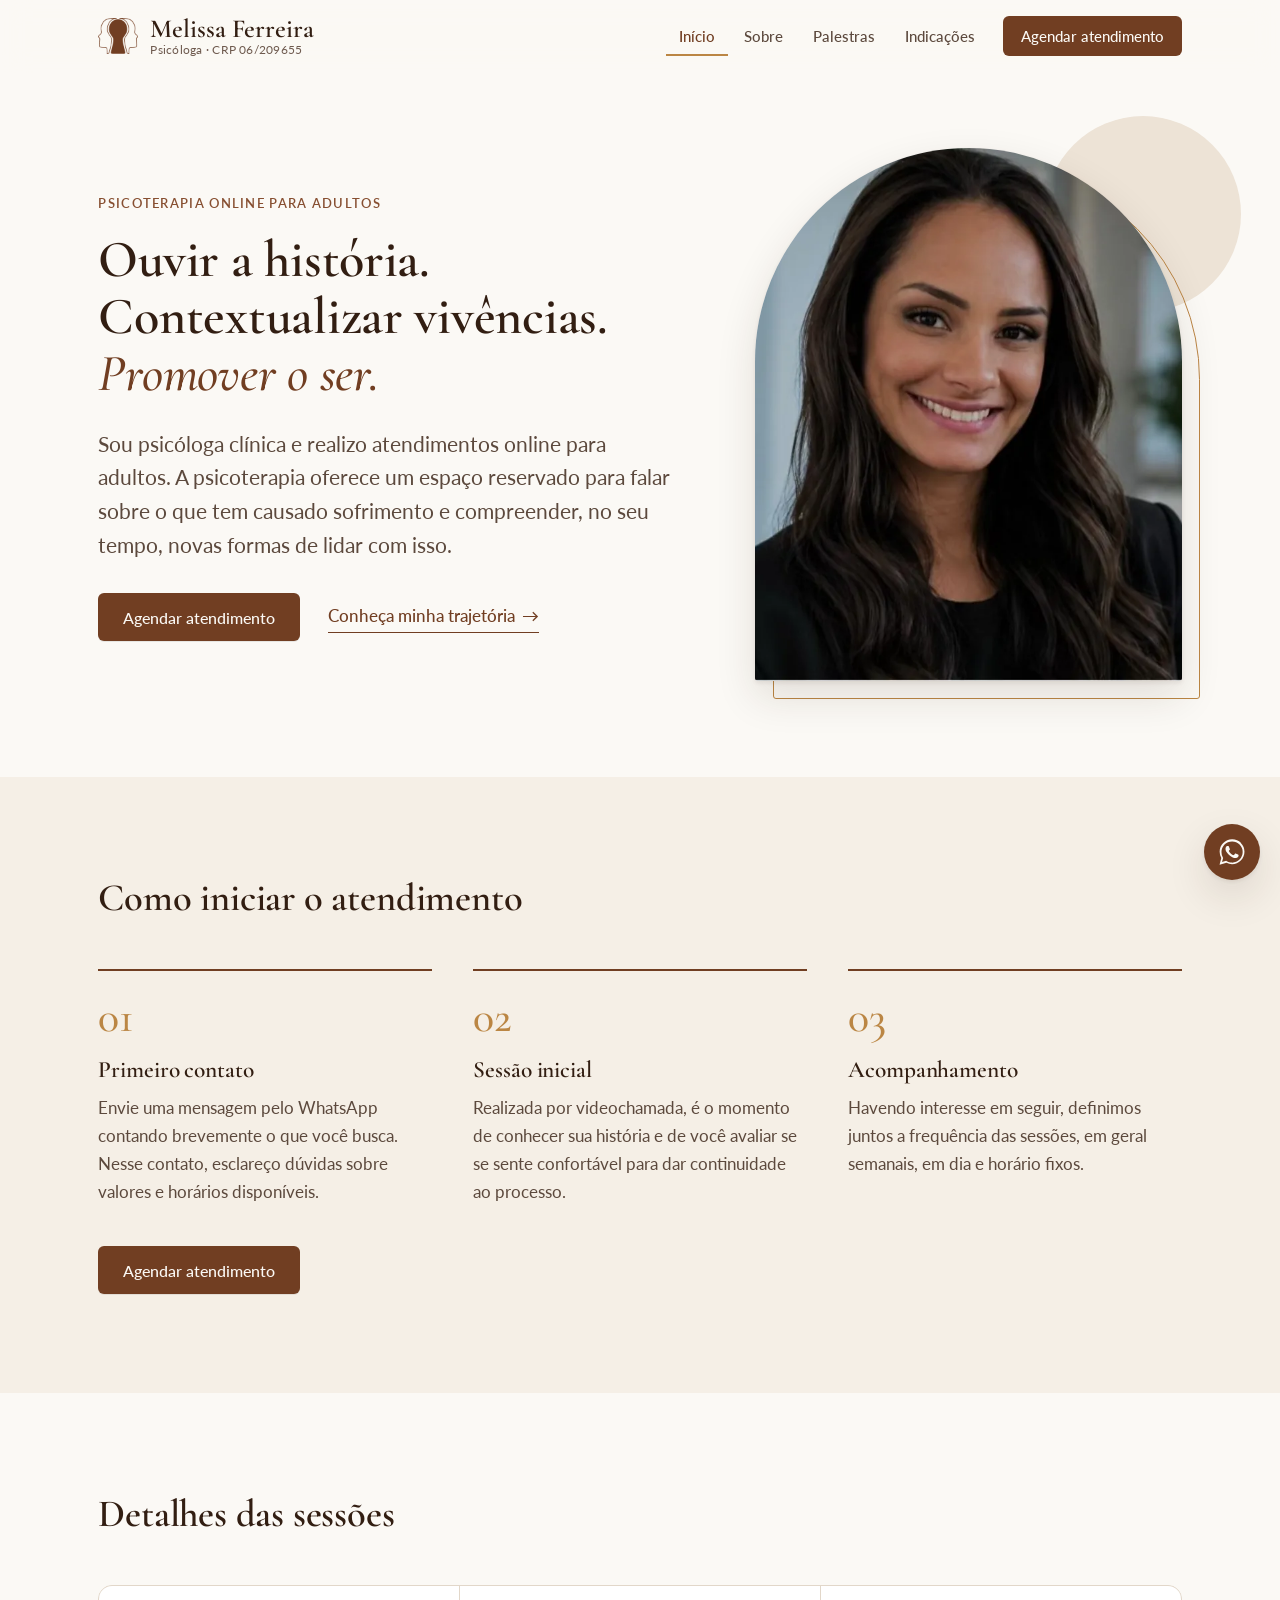
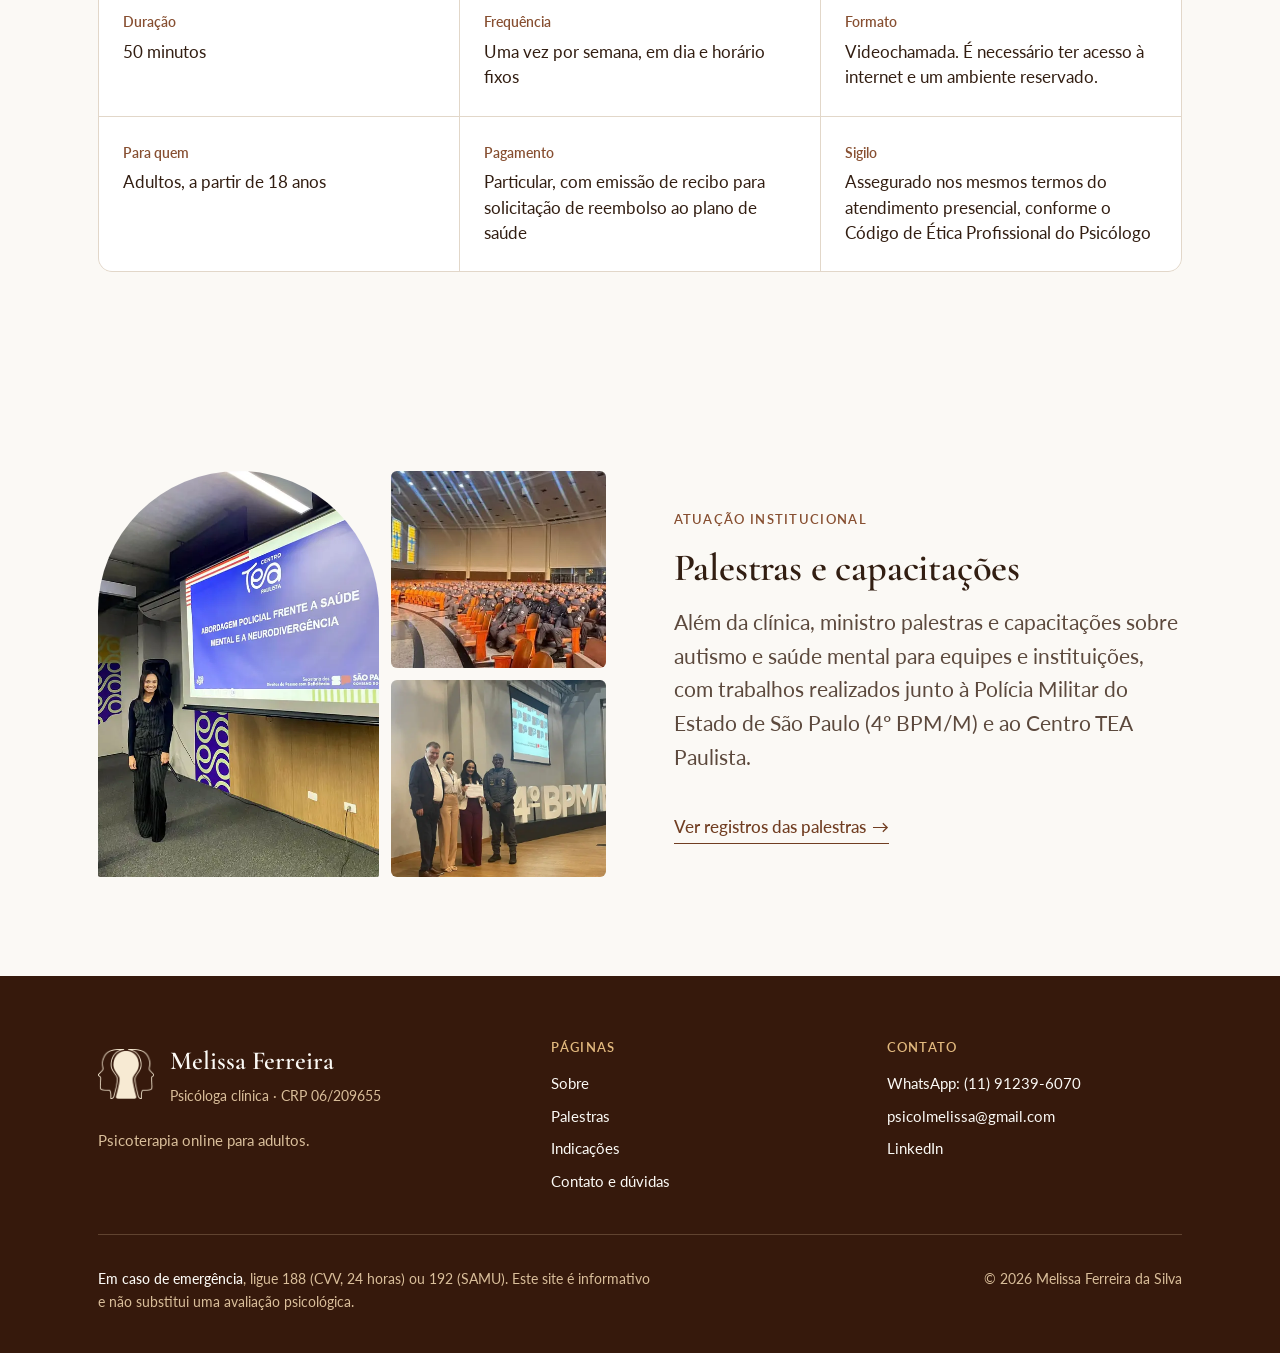
<file: site/index.html>
<!DOCTYPE html>
<html lang="pt-BR">
<head>
  <meta charset="UTF-8">
  <meta name="viewport" content="width=device-width, initial-scale=1.0">
  <title>Melissa Ferreira · Psicóloga · Terapia online para adultos</title>
  <meta name="description" content="Psicóloga clínica (CRP 06/209655). Psicoterapia online para adultos, por videochamada.">
  <meta name="theme-color" content="#FBF9F5">
  <link rel="icon" type="image/png" sizes="32x32" href="assets/img/favicon-32.png">
  <link rel="apple-touch-icon" href="assets/img/apple-touch-icon.png">

  <!-- Prévia de link (WhatsApp, redes sociais). Quando o site tiver domínio,
       troque o og:image por um endereço completo, ex.: https://seudominio.com.br/assets/img/og-image.jpg -->
  <meta property="og:type" content="website">
  <meta property="og:locale" content="pt_BR">
  <meta property="og:site_name" content="Melissa Ferreira · Psicóloga">
  <meta property="og:title" content="Melissa Ferreira · Psicóloga">
  <meta property="og:description" content="Psicoterapia online para adultos, por videochamada.">
  <meta property="og:image" content="assets/img/og-image.jpg">
  <meta name="twitter:card" content="summary_large_image">

  <link rel="preconnect" href="https://fonts.googleapis.com">
  <link rel="preconnect" href="https://fonts.gstatic.com" crossorigin>
  <link href="https://fonts.googleapis.com/css2?family=Cormorant+Garamond:ital,wght@0,500;0,600;1,500;1,600&family=Lato:wght@400;700&display=swap" rel="stylesheet">
  <link rel="stylesheet" href="assets/css/style.css">
  <script>document.documentElement.classList.add('js');</script>

  <script type="application/ld+json">
  {
    "@context": "https://schema.org",
    "@type": "Person",
    "name": "Melissa Ferreira da Silva",
    "jobTitle": "Psicóloga clínica",
    "description": "Psicóloga clínica (CRP 06/209655). Terapia online para adultos.",
    "telephone": "+55-11-91239-6070",
    "email": "mailto:psicolmelissa@gmail.com",
    "sameAs": ["https://www.linkedin.com/in/melissa-ferreira-psicologa/"],
    "knowsLanguage": "pt-BR"
  }
  </script>
</head>
<body>
  <a class="skip-link" href="#conteudo">Pular para o conteúdo</a>

  <header class="site-header">
    <div class="container nav-wrap">
      <a href="index.html" class="brand">
        <img src="assets/img/logo-simbolo.png" class="brand-logo" width="40" height="36" alt="">
        <span class="brand-name">Melissa Ferreira</span>
        <span class="brand-role">Psicóloga · CRP 06/209655</span>
      </a>
      <button class="menu-toggle" type="button" aria-expanded="false" aria-controls="site-nav" aria-label="Abrir menu">
        <span></span><span></span><span></span>
      </button>
      <nav id="site-nav" class="site-nav" aria-label="Menu principal">
        <ul>
          <li><a href="index.html" aria-current="page">Início</a></li>
          <li><a href="sobre.html">Sobre</a></li>
          <li><a href="registros.html">Palestras</a></li>
          <li><a href="indicacoes.html">Indicações</a></li>
          <li><a href="contato.html" class="nav-cta">Agendar atendimento</a></li>
        </ul>
      </nav>
    </div>
  </header>

  <main id="conteudo">
    <section class="hero">
      <div class="container hero-grid">
        <div>
          <p class="eyebrow">Psicoterapia online para adultos</p>
          <h1>Ouvir a história. Contextualizar vivências. <em>Promover o ser.</em></h1>
          <p class="lead">
            Sou psicóloga clínica e realizo atendimentos online para adultos.
            A psicoterapia oferece um espaço reservado para falar sobre
            o que tem causado sofrimento e compreender, no seu tempo, novas formas de lidar com isso.
          </p>
          <div class="hero-actions">
            <a href="https://wa.me/5511912396070?text=Ol%C3%A1%2C%20Melissa!%20Encontrei%20seu%20site%20e%20gostaria%20de%20mais%20informa%C3%A7%C3%B5es%20sobre%20o%20atendimento%20online." target="_blank" rel="noopener" class="btn btn--primary">
              Agendar atendimento
            </a>
            <a href="sobre.html" class="text-link">Conheça minha trajetória</a>
          </div>
        </div>

        <figure class="portrait">
          <img src="assets/img/melissa-retrato.webp" width="800" height="800" alt="Retrato de Melissa Ferreira, sorrindo" fetchpriority="high">
        </figure>
      </div>
    </section>

    <section class="section section--tint" aria-labelledby="comecar">
      <div class="container">
        <div class="section-head reveal">
          <h2 id="comecar">Como iniciar o atendimento</h2>
        </div>
        <ol class="steps reveal">
          <li class="step">
            <h3>Primeiro contato</h3>
            <p>Envie uma mensagem pelo WhatsApp contando brevemente o que você busca. Nesse contato, esclareço dúvidas sobre valores e horários disponíveis.</p>
          </li>
          <li class="step">
            <h3>Sessão inicial</h3>
            <p>Realizada por videochamada, é o momento de conhecer sua história e de você avaliar se se sente confortável para dar continuidade ao processo.</p>
          </li>
          <li class="step">
            <h3>Acompanhamento</h3>
            <p>Havendo interesse em seguir, definimos juntos a frequência das sessões, em geral semanais, em dia e horário fixos.</p>
          </li>
        </ol>
        <p class="page-cta reveal">
          <a href="https://wa.me/5511912396070?text=Ol%C3%A1%2C%20Melissa!%20Encontrei%20seu%20site%20e%20gostaria%20de%20mais%20informa%C3%A7%C3%B5es%20sobre%20o%20atendimento%20online." target="_blank" rel="noopener" class="btn btn--primary">Agendar atendimento</a>
        </p>
      </div>
    </section>

    <section class="section" aria-labelledby="sessoes">
      <div class="container">
        <div class="section-head reveal">
          <h2 id="sessoes">Detalhes das sessões</h2>
        </div>
        <dl class="facts reveal">
          <div class="fact"><dt>Duração</dt><dd>50 minutos</dd></div>
          <div class="fact"><dt>Frequência</dt><dd>Uma vez por semana, em dia e horário fixos</dd></div>
          <div class="fact"><dt>Formato</dt><dd>Videochamada. É necessário ter acesso à internet e um ambiente reservado.</dd></div>
          <div class="fact"><dt>Para quem</dt><dd>Adultos, a partir de 18 anos</dd></div>
          <div class="fact"><dt>Pagamento</dt><dd>Particular, com emissão de recibo para solicitação de reembolso ao plano de saúde</dd></div>
          <div class="fact"><dt>Sigilo</dt><dd>Assegurado nos mesmos termos do atendimento presencial, conforme o Código de Ética Profissional do Psicólogo</dd></div>
        </dl>
      </div>
    </section>

    <section class="section" aria-labelledby="palestras-titulo">
      <div class="container split">
        <div class="photo-mosaic reveal">
          <img src="assets/img/palestra-centro-tea-800.webp" width="600" height="800" loading="lazy" alt="Melissa ao lado do slide da palestra sobre abordagem policial, saúde mental e neurodivergência">
          <img src="assets/img/pm-auditorio-panoramica-800.webp" width="800" height="385" loading="lazy" alt="Auditório cheio de policiais militares durante uma capacitação">
          <img src="assets/img/certificado-4bpm-800.webp" width="800" height="600" loading="lazy" alt="Melissa recebendo certificado no 4º BPM/M ao lado de policiais">
        </div>
        <div class="reveal">
          <p class="eyebrow">Atuação institucional</p>
          <h2 id="palestras-titulo">Palestras e capacitações</h2>
          <p class="lead">
            Além da clínica, ministro palestras e capacitações sobre autismo e saúde
            mental para equipes e instituições, com trabalhos realizados junto à
            Polícia Militar do Estado de São Paulo (4º BPM/M) e ao Centro TEA Paulista.
          </p>
          <p class="section-foot"><a href="registros.html" class="text-link">Ver registros das palestras</a></p>
        </div>
      </div>
    </section>
  </main>

  <footer class="site-footer">
    <div class="container">
      <div class="footer-grid">
        <div>
          <div class="footer-brand">
            <img src="assets/img/logo-simbolo.png" width="56" height="50" alt="">
            <div>
              <strong>Melissa Ferreira</strong>
              <span>Psicóloga clínica · CRP 06/209655</span>
            </div>
          </div>
          <p class="footer-about">Psicoterapia online para adultos.</p>
        </div>
        <nav aria-label="Páginas do site">
          <h2>Páginas</h2>
          <ul>
            <li><a href="sobre.html">Sobre</a></li>
            <li><a href="registros.html">Palestras</a></li>
            <li><a href="indicacoes.html">Indicações</a></li>
            <li><a href="contato.html">Contato e dúvidas</a></li>
          </ul>
        </nav>
        <div>
          <h2>Contato</h2>
          <ul>
            <li><a href="https://wa.me/5511912396070" target="_blank" rel="noopener">WhatsApp: (11) 91239-6070</a></li>
            <li><a href="mailto:psicolmelissa@gmail.com">psicolmelissa@gmail.com</a></li>
            <li><a href="https://www.linkedin.com/in/melissa-ferreira-psicologa/" target="_blank" rel="noopener">LinkedIn</a></li>
          </ul>
        </div>
      </div>
      <div class="footer-legal">
        <p><strong>Em caso de emergência</strong>, ligue 188 (CVV, 24 horas) ou 192 (SAMU). Este site é informativo e não substitui uma avaliação psicológica.</p>
        <p>© 2026 Melissa Ferreira da Silva</p>
      </div>
    </div>
  </footer>

  <a href="https://wa.me/5511912396070?text=Ol%C3%A1%2C%20Melissa!%20Encontrei%20seu%20site%20e%20gostaria%20de%20mais%20informa%C3%A7%C3%B5es%20sobre%20o%20atendimento%20online." target="_blank" rel="noopener" class="whatsapp-float" aria-label="Conversar no WhatsApp">
    <svg viewBox="0 0 24 24" aria-hidden="true"><path d="M17.472 14.382c-.297-.149-1.758-.867-2.03-.967-.273-.099-.471-.148-.67.15-.197.297-.767.966-.94 1.164-.173.199-.347.223-.644.075-.297-.15-1.255-.463-2.39-1.475-.883-.788-1.48-1.761-1.653-2.059-.173-.297-.018-.458.13-.606.134-.133.298-.347.446-.52.149-.174.198-.298.298-.497.099-.198.05-.371-.025-.52-.075-.149-.669-1.612-.916-2.207-.242-.579-.487-.5-.669-.51-.173-.008-.371-.01-.57-.01-.198 0-.52.074-.792.372-.272.297-1.04 1.016-1.04 2.479 0 1.462 1.065 2.875 1.213 3.074.149.198 2.096 3.2 5.077 4.487.709.306 1.262.489 1.694.625.712.227 1.36.195 1.871.118.571-.085 1.758-.719 2.006-1.413.248-.694.248-1.289.173-1.413-.074-.124-.272-.198-.57-.347zM12.05 21.785c-1.796 0-3.556-.483-5.09-1.396l-.365-.217-3.786.993 1.01-3.693-.238-.378A9.684 9.684 0 0 1 2.3 12.05c0-5.383 4.382-9.765 9.77-9.765a9.71 9.71 0 0 1 6.907 2.864 9.693 9.693 0 0 1 2.862 6.903c-.003 5.383-4.385 9.765-9.77 9.765h-.004zm8.337-18.1A11.677 11.677 0 0 0 12.05.285C5.756.285.597 5.44.594 11.73a11.45 11.45 0 0 0 1.533 5.738L.5 23.715l6.406-1.68a11.63 11.63 0 0 0 5.137 1.2h.005c6.293 0 11.453-5.155 11.456-11.445a11.38 11.38 0 0 0-3.362-8.098z"/></svg>
  </a>

  <script src="assets/js/main.js" defer></script>
</body>
</html>
</file>
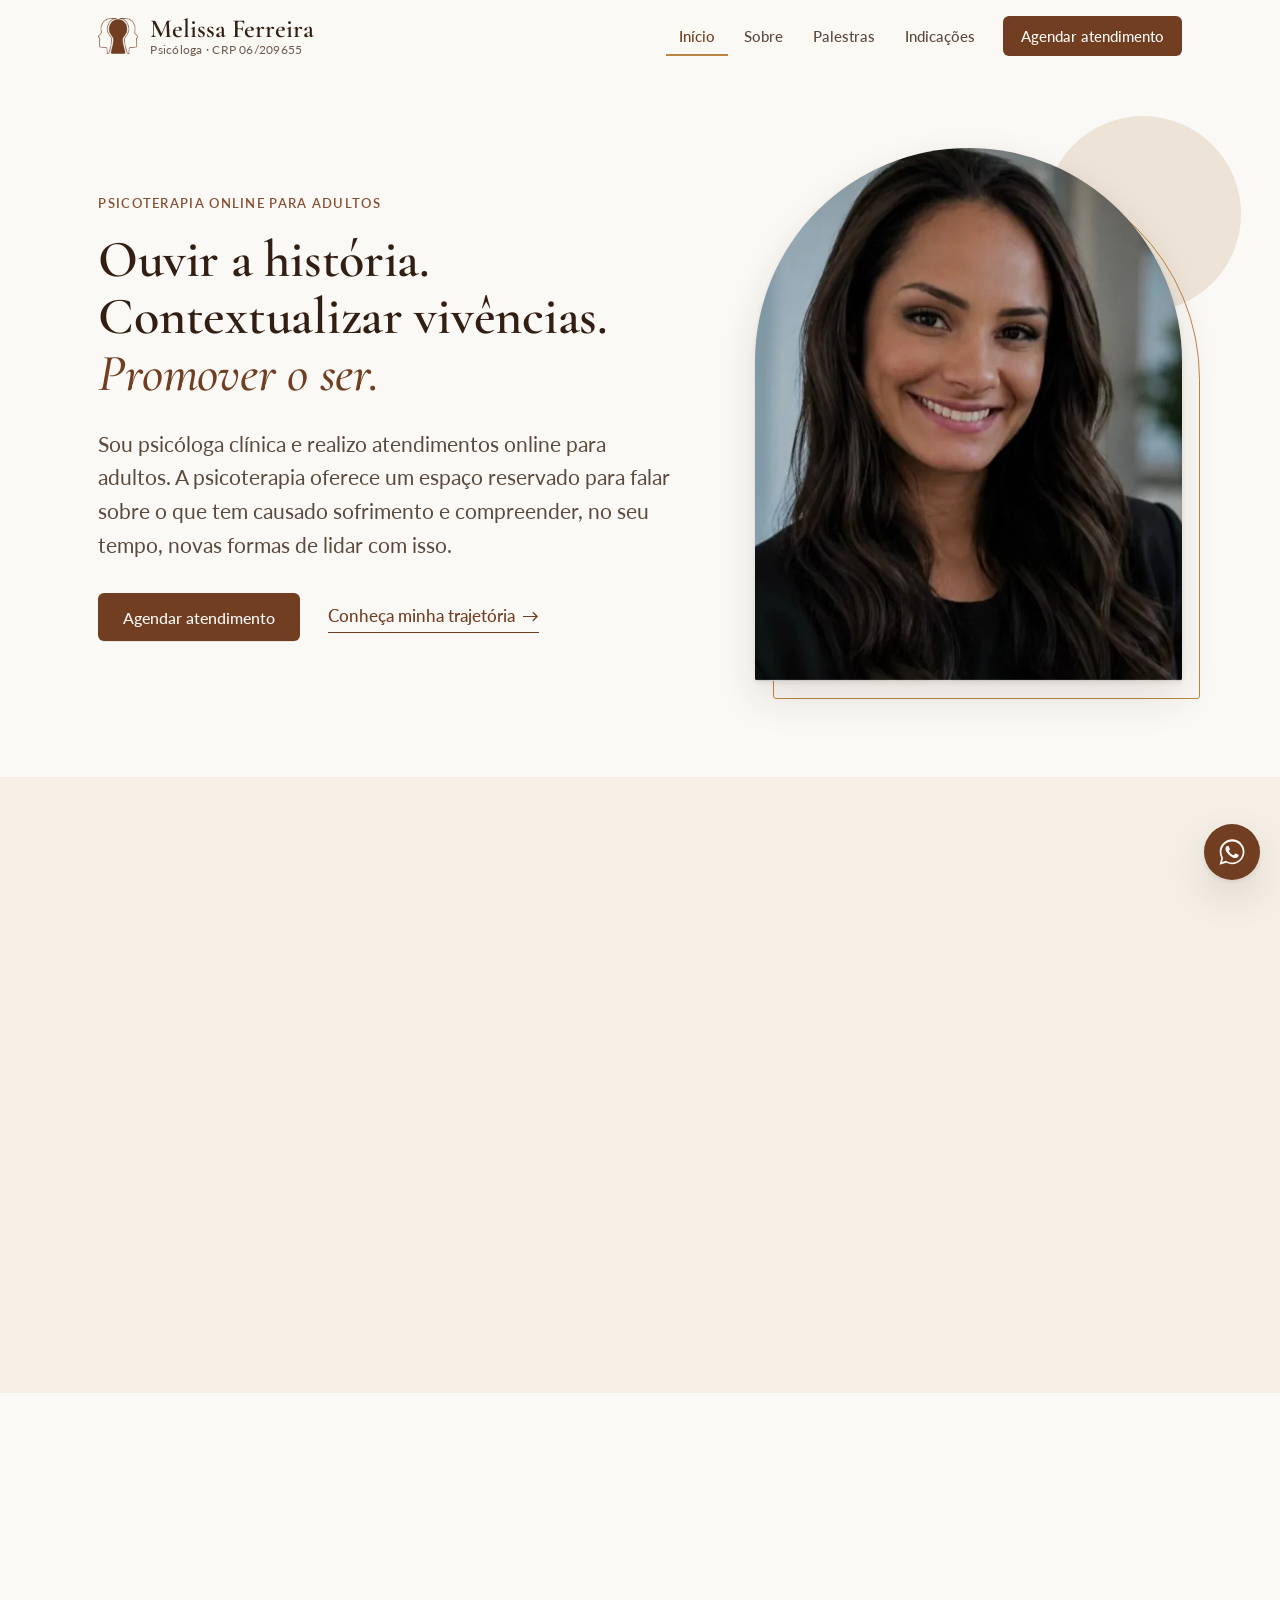
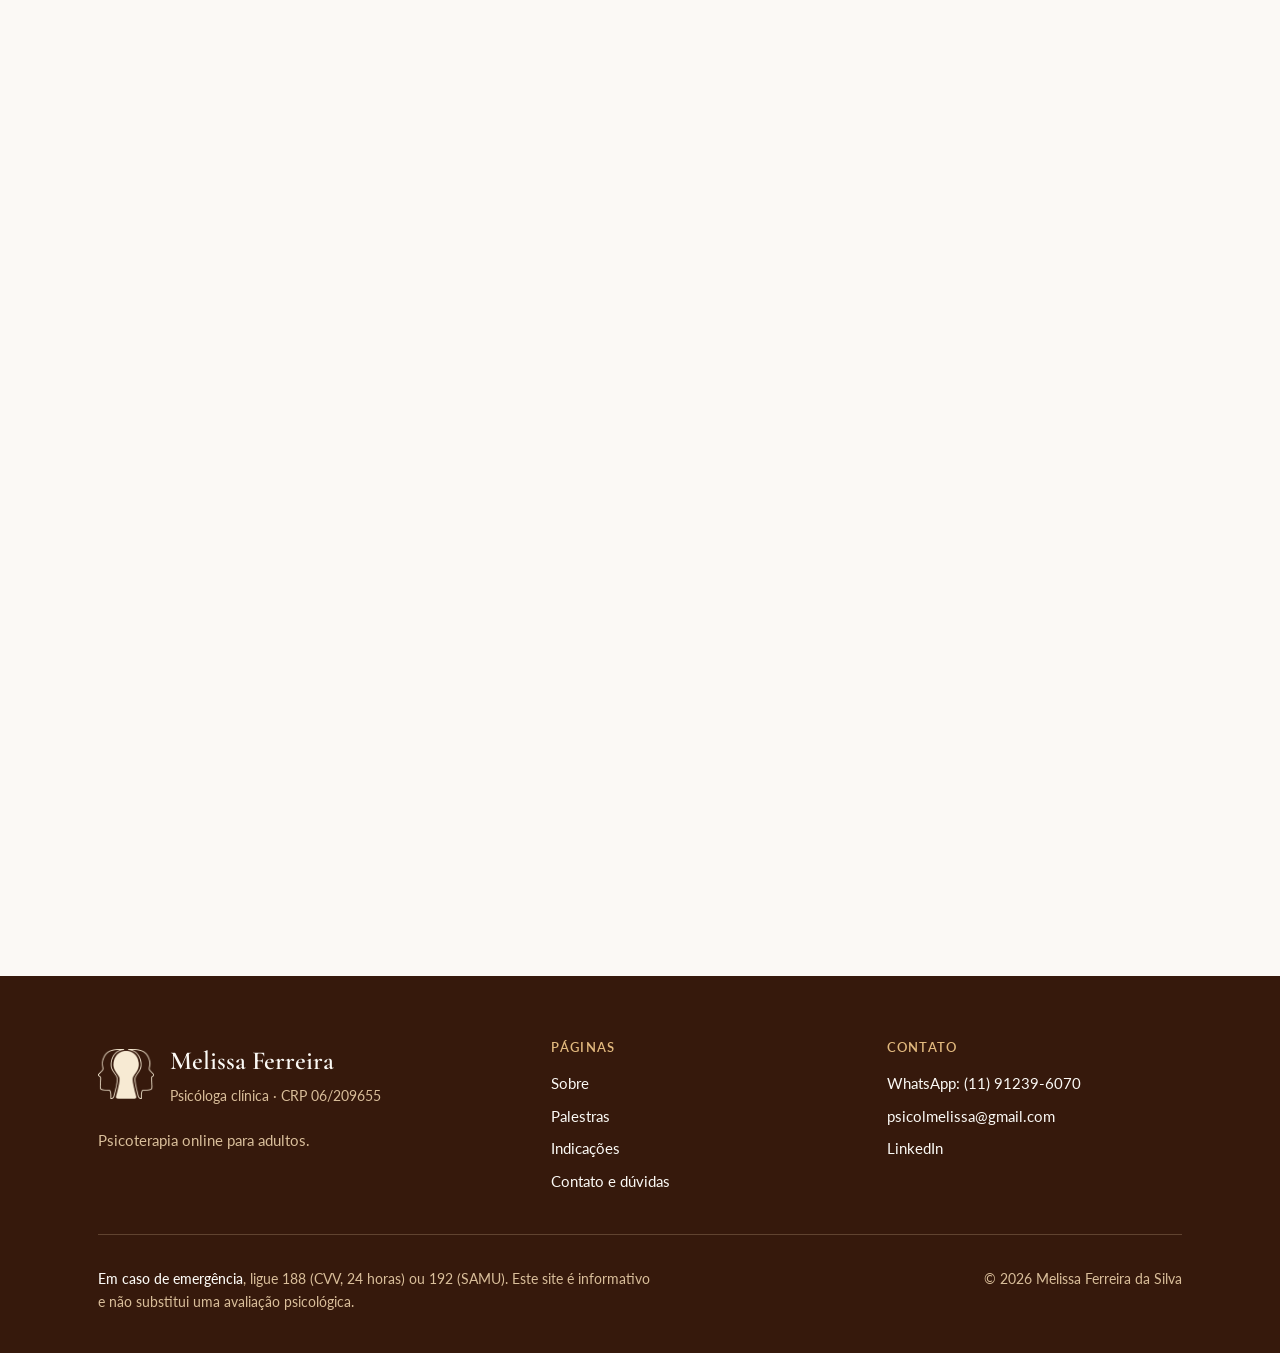
<file: site/atuacao.html>
<!DOCTYPE html>
<html lang="pt-BR">
<head>
  <meta charset="UTF-8">
  <!-- O conteúdo desta página foi unido à página inicial. Este arquivo só redireciona links antigos. -->
  <meta http-equiv="refresh" content="0; url=index.html#atendimento">
  <meta name="robots" content="noindex">
  <title>Atendimento · Melissa Ferreira</title>
</head>
<body>
  <p>Esta página mudou de endereço. <a href="index.html#atendimento">Ver informações sobre o atendimento</a>.</p>
</body>
</html>
</file>
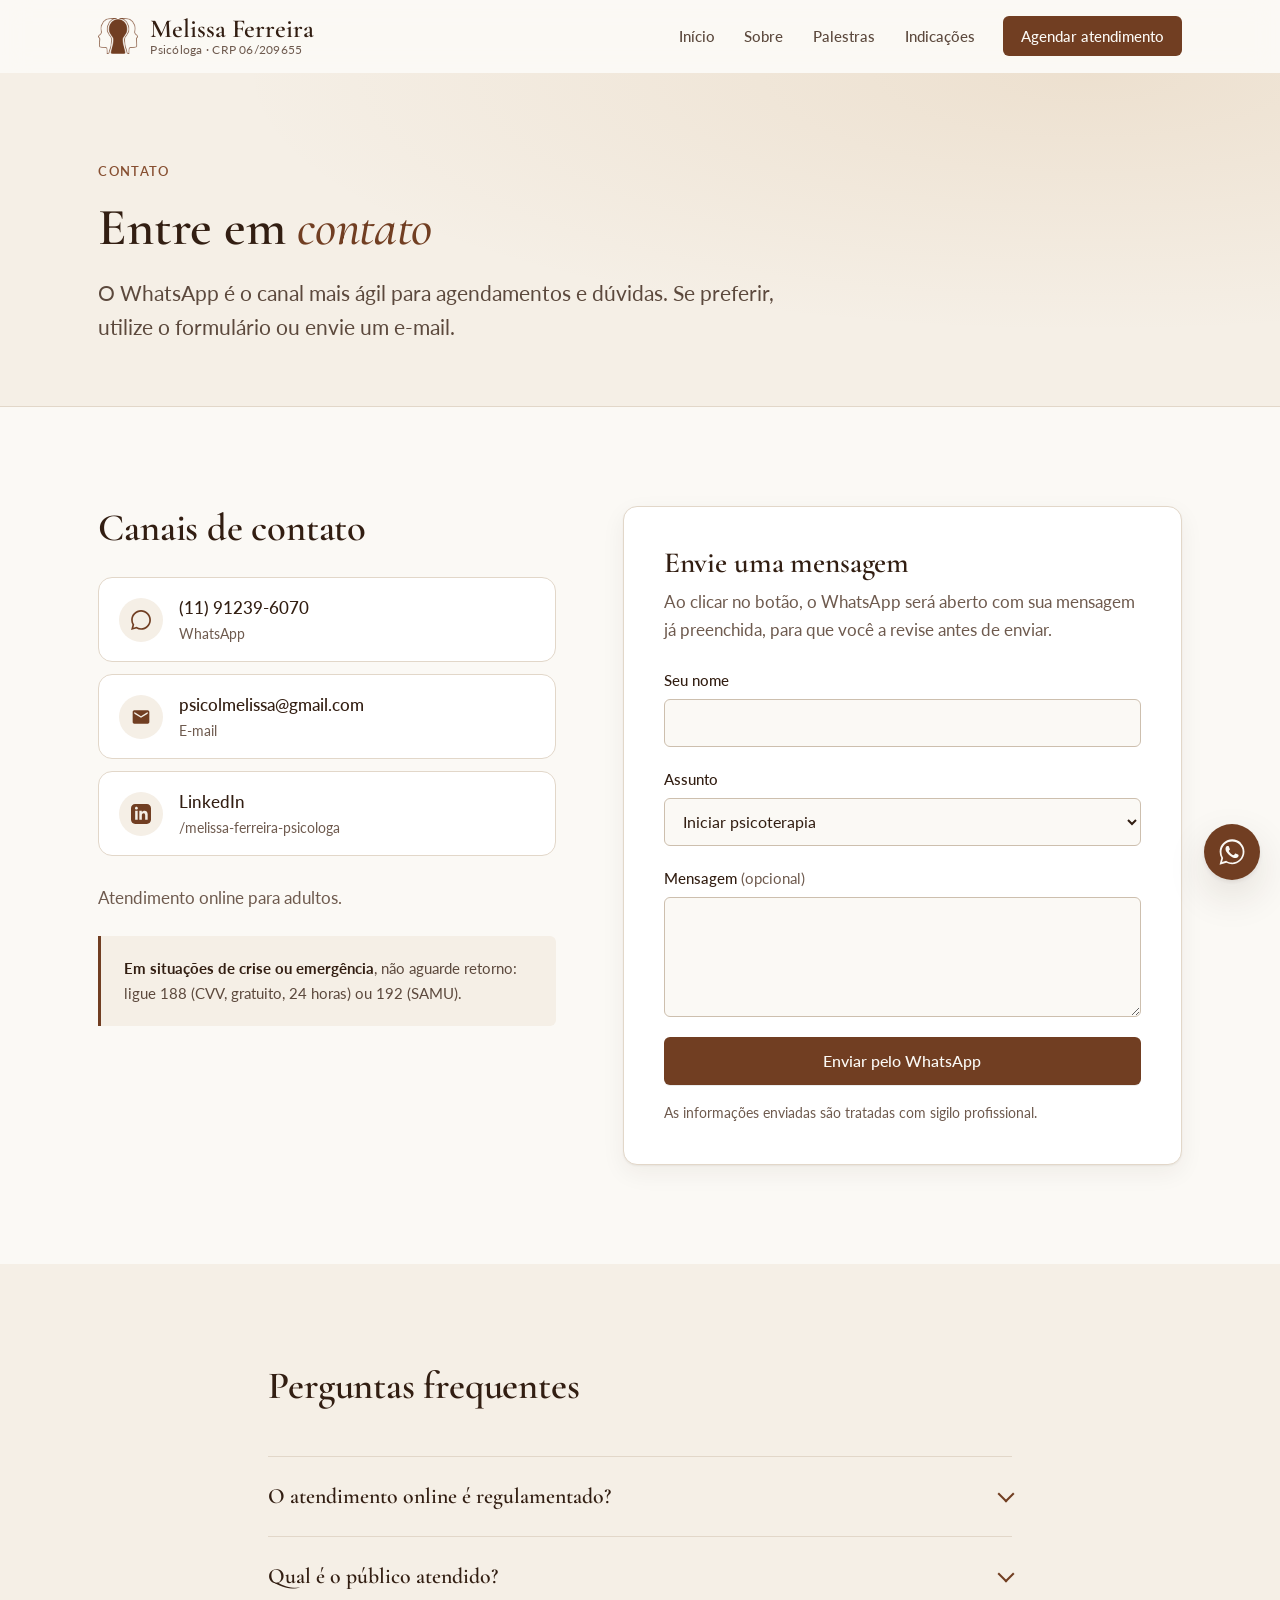
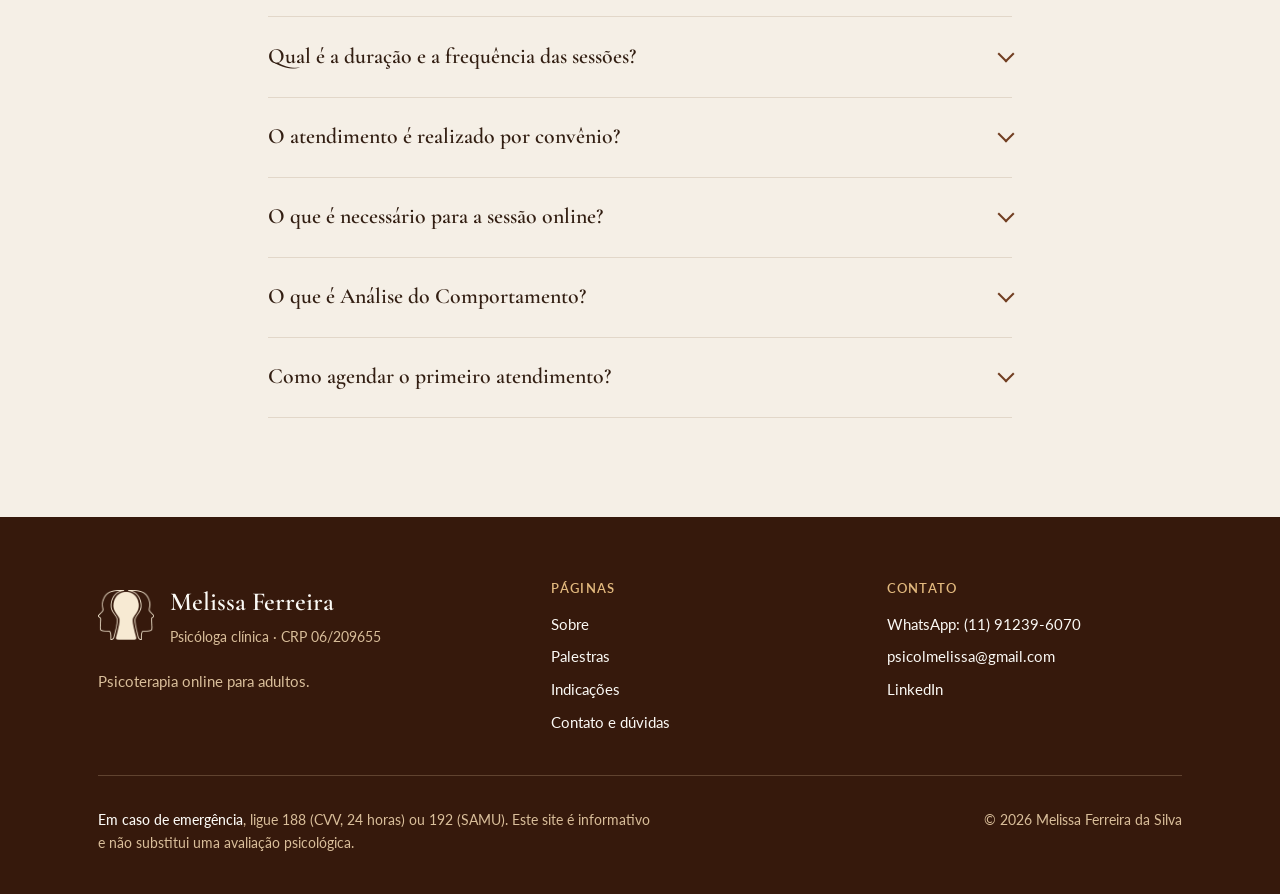
<file: site/contato.html>
<!DOCTYPE html>
<html lang="pt-BR">
<head>
  <meta charset="UTF-8">
  <meta name="viewport" content="width=device-width, initial-scale=1.0">
  <title>Contato · Melissa Ferreira, psicóloga</title>
  <meta name="description" content="Fale com a psicóloga Melissa Ferreira pelo WhatsApp (11) 91239-6070 ou por e-mail. Veja também as dúvidas mais comuns sobre a terapia online.">
  <meta name="theme-color" content="#FBF9F5">
  <link rel="icon" type="image/png" sizes="32x32" href="assets/img/favicon-32.png">
  <link rel="apple-touch-icon" href="assets/img/apple-touch-icon.png">

  <!-- Prévia de link. Quando o site tiver domínio, troque o og:image por um endereço completo (https://...). -->
  <meta property="og:type" content="website">
  <meta property="og:locale" content="pt_BR">
  <meta property="og:site_name" content="Melissa Ferreira · Psicóloga">
  <meta property="og:title" content="Contato · Melissa Ferreira, psicóloga">
  <meta property="og:description" content="Fale com a psicóloga Melissa Ferreira pelo WhatsApp (11) 91239-6070 ou por e-mail. Veja também as dúvidas mais comuns sobre a terapia online.">
  <meta property="og:image" content="assets/img/og-image.jpg">
  <meta name="twitter:card" content="summary_large_image">

  <link rel="preconnect" href="https://fonts.googleapis.com">
  <link rel="preconnect" href="https://fonts.gstatic.com" crossorigin>
  <link href="https://fonts.googleapis.com/css2?family=Cormorant+Garamond:ital,wght@0,500;0,600;1,500;1,600&family=Lato:wght@400;700&display=swap" rel="stylesheet">
  <link rel="stylesheet" href="assets/css/style.css">
  <script>document.documentElement.classList.add('js');</script>
</head>
<body>
  <a class="skip-link" href="#conteudo">Pular para o conteúdo</a>

  <header class="site-header">
    <div class="container nav-wrap">
      <a href="index.html" class="brand">
        <img src="assets/img/logo-simbolo.png" class="brand-logo" width="40" height="36" alt="">
        <span class="brand-name">Melissa Ferreira</span>
        <span class="brand-role">Psicóloga · CRP 06/209655</span>
      </a>
      <button class="menu-toggle" type="button" aria-expanded="false" aria-controls="site-nav" aria-label="Abrir menu">
        <span></span><span></span><span></span>
      </button>
      <nav id="site-nav" class="site-nav" aria-label="Menu principal">
        <ul>
          <li><a href="index.html">Início</a></li>
          <li><a href="sobre.html">Sobre</a></li>
          <li><a href="registros.html">Palestras</a></li>
          <li><a href="indicacoes.html">Indicações</a></li>
          <li><a href="contato.html" aria-current="page" class="nav-cta">Agendar atendimento</a></li>
        </ul>
      </nav>
    </div>
  </header>

  <main id="conteudo">
    <section class="page-hero">
      <div class="container">
        <p class="eyebrow">Contato</p>
        <h1>Entre em <em>contato</em></h1>
        <p class="lead">O WhatsApp é o canal mais ágil para agendamentos e dúvidas. Se preferir, utilize o formulário ou envie um e-mail.</p>
      </div>
    </section>

    <section class="section">
      <div class="container contact-grid">
        <div class="reveal">
          <h2>Canais de contato</h2>
          <ul class="channels">
            <li>
              <a class="channel" href="https://wa.me/5511912396070?text=Ol%C3%A1%2C%20Melissa!%20Encontrei%20seu%20site%20e%20gostaria%20de%20mais%20informa%C3%A7%C3%B5es%20sobre%20o%20atendimento%20online." target="_blank" rel="noopener">
                <span class="channel-icon"><svg viewBox="0 0 24 24" aria-hidden="true"><path d="M.057 24l1.687-6.163c-1.041-1.804-1.588-3.849-1.587-5.946.003-6.556 5.338-11.891 11.893-11.891 3.181.001 6.167 1.24 8.413 3.488 2.245 2.248 3.481 5.236 3.48 8.414-.003 6.557-5.338 11.892-11.893 11.892-1.99-.001-3.951-.5-5.688-1.448l-6.305 1.654zm6.597-3.807c1.676.995 3.276 1.591 5.392 1.592 5.448 0 9.886-4.434 9.889-9.885.002-5.462-4.415-9.89-9.881-9.892-5.452 0-9.887 4.434-9.889 9.884-.001 2.225.651 3.891 1.746 5.634l-.999 3.648 3.742-.981z"/></svg></span>
                <div><strong>(11) 91239-6070</strong><span class="channel-label">WhatsApp</span></div>
              </a>
            </li>
            <li>
              <a class="channel" href="mailto:psicolmelissa@gmail.com">
                <span class="channel-icon"><svg viewBox="0 0 24 24" aria-hidden="true"><path d="M20 4H4c-1.1 0-2 .9-2 2v12c0 1.1.9 2 2 2h16c1.1 0 2-.9 2-2V6c0-1.1-.9-2-2-2zm0 4-8 5-8-5V6l8 5 8-5v2z"/></svg></span>
                <div><strong>psicolmelissa@gmail.com</strong><span class="channel-label">E-mail</span></div>
              </a>
            </li>
            <li>
              <a class="channel" href="https://www.linkedin.com/in/melissa-ferreira-psicologa/" target="_blank" rel="noopener">
                <span class="channel-icon"><svg viewBox="0 0 24 24" aria-hidden="true"><path d="M19 0h-14c-2.761 0-5 2.239-5 5v14c0 2.761 2.239 5 5 5h14c2.762 0 5-2.239 5-5v-14c0-2.761-2.238-5-5-5zm-11 19h-3v-11h3v11zm-1.5-12.268c-.966 0-1.75-.79-1.75-1.764s.784-1.764 1.75-1.764 1.75.79 1.75 1.764-.783 1.764-1.75 1.764zm13.5 12.268h-3v-5.604c0-3.368-4-3.113-4 0v5.604h-3v-11h3v1.765c1.396-2.586 7-2.777 7 2.476v6.759z"/></svg></span>
                <div><strong>LinkedIn</strong><span class="channel-label">/melissa-ferreira-psicologa</span></div>
              </a>
            </li>
          </ul>
          <p class="contact-intro">Atendimento online para adultos.</p>
          <p class="notice"><strong>Em situações de crise ou emergência</strong>, não aguarde retorno: ligue 188 (CVV, gratuito, 24 horas) ou 192 (SAMU).</p>
        </div>

        <div class="form-card reveal">
          <h2>Envie uma mensagem</h2>
          <p>Ao clicar no botão, o WhatsApp será aberto com sua mensagem já preenchida, para que você a revise antes de enviar.</p>
          <form id="contact-form">
            <div class="field">
              <label for="nome">Seu nome</label>
              <input type="text" id="nome" name="nome" autocomplete="name" required>
            </div>
            <div class="field">
              <label for="assunto">Assunto</label>
              <select id="assunto" name="assunto">
                <option>Iniciar psicoterapia</option>
                <option>Dúvidas sobre o atendimento</option>
                <option>Autismo na vida adulta</option>
                <option>Palestra ou capacitação</option>
                <option>Outro assunto</option>
              </select>
            </div>
            <div class="field">
              <label for="mensagem">Mensagem <span class="optional">(opcional)</span></label>
              <textarea id="mensagem" name="mensagem" rows="4"></textarea>
            </div>
            <button type="submit" class="btn btn--primary btn--block">Enviar pelo WhatsApp</button>
            <p class="form-note">As informações enviadas são tratadas com sigilo profissional.</p>
          </form>
        </div>
      </div>
    </section>

    <section class="section section--tint" id="duvidas" aria-labelledby="duvidas-titulo">
      <div class="container container--narrow">
        <div class="section-head reveal">
          <h2 id="duvidas-titulo">Perguntas frequentes</h2>
        </div>
        <div class="faq reveal">
          <details>
            <summary>O atendimento online é regulamentado?</summary>
            <div class="answer"><p>Sim. O atendimento psicológico online é regulamentado pelo Conselho Federal de Psicologia e segue as mesmas normas éticas e de sigilo do atendimento presencial.</p></div>
          </details>
          <details>
            <summary>Qual é o público atendido?</summary>
            <div class="answer"><p>Adultos, a partir de 18 anos. Não realizo atendimento de crianças e adolescentes.</p></div>
          </details>
          <details>
            <summary>Qual é a duração e a frequência das sessões?</summary>
            <div class="answer"><p>As sessões têm duração de 50 minutos e acontecem semanalmente, em dia e horário fixos. A regularidade contribui para a continuidade do processo terapêutico.</p></div>
          </details>
          <details>
            <summary>O atendimento é realizado por convênio?</summary>
            <div class="answer"><p>O atendimento é particular. Emito recibo e nota fiscal para que você possa solicitar reembolso ao seu plano de saúde; recomendo verificar previamente as condições de cobertura.</p></div>
          </details>
          <details>
            <summary>O que é necessário para a sessão online?</summary>
            <div class="answer"><p>Um celular ou computador com acesso à internet e um ambiente reservado, onde você possa falar com privacidade. Recomendo o uso de fones de ouvido.</p></div>
          </details>
          <details>
            <summary>O que é Análise do Comportamento?</summary>
            <div class="answer"><p>É a abordagem que fundamenta minha prática. Parte do princípio de que sentimentos e comportamentos estão relacionados à história de cada pessoa e ao ambiente em que ela vive. Na clínica, isso significa analisar situações do cotidiano para compreender o que mantém aquilo que causa sofrimento.</p></div>
          </details>
          <details>
            <summary>Como agendar o primeiro atendimento?</summary>
            <div class="answer"><p>Envie uma mensagem pelo WhatsApp ou pelo formulário desta página. No primeiro contato, conversamos brevemente sobre sua demanda, valores e horários disponíveis.</p></div>
          </details>
        </div>
      </div>
    </section>
  </main>

  <footer class="site-footer">
    <div class="container">
      <div class="footer-grid">
        <div>
          <div class="footer-brand">
            <img src="assets/img/logo-simbolo.png" width="56" height="50" alt="">
            <div>
              <strong>Melissa Ferreira</strong>
              <span>Psicóloga clínica · CRP 06/209655</span>
            </div>
          </div>
          <p class="footer-about">Psicoterapia online para adultos.</p>
        </div>
        <nav aria-label="Páginas do site">
          <h2>Páginas</h2>
          <ul>
            <li><a href="sobre.html">Sobre</a></li>
            <li><a href="registros.html">Palestras</a></li>
            <li><a href="indicacoes.html">Indicações</a></li>
            <li><a href="contato.html">Contato e dúvidas</a></li>
          </ul>
        </nav>
        <div>
          <h2>Contato</h2>
          <ul>
            <li><a href="https://wa.me/5511912396070" target="_blank" rel="noopener">WhatsApp: (11) 91239-6070</a></li>
            <li><a href="mailto:psicolmelissa@gmail.com">psicolmelissa@gmail.com</a></li>
            <li><a href="https://www.linkedin.com/in/melissa-ferreira-psicologa/" target="_blank" rel="noopener">LinkedIn</a></li>
          </ul>
        </div>
      </div>
      <div class="footer-legal">
        <p><strong>Em caso de emergência</strong>, ligue 188 (CVV, 24 horas) ou 192 (SAMU). Este site é informativo e não substitui uma avaliação psicológica.</p>
        <p>© 2026 Melissa Ferreira da Silva</p>
      </div>
    </div>
  </footer>

  <a href="https://wa.me/5511912396070?text=Ol%C3%A1%2C%20Melissa!%20Encontrei%20seu%20site%20e%20gostaria%20de%20mais%20informa%C3%A7%C3%B5es%20sobre%20o%20atendimento%20online." target="_blank" rel="noopener" class="whatsapp-float" aria-label="Conversar no WhatsApp">
    <svg viewBox="0 0 24 24" aria-hidden="true"><path d="M17.472 14.382c-.297-.149-1.758-.867-2.03-.967-.273-.099-.471-.148-.67.15-.197.297-.767.966-.94 1.164-.173.199-.347.223-.644.075-.297-.15-1.255-.463-2.39-1.475-.883-.788-1.48-1.761-1.653-2.059-.173-.297-.018-.458.13-.606.134-.133.298-.347.446-.52.149-.174.198-.298.298-.497.099-.198.05-.371-.025-.52-.075-.149-.669-1.612-.916-2.207-.242-.579-.487-.5-.669-.51-.173-.008-.371-.01-.57-.01-.198 0-.52.074-.792.372-.272.297-1.04 1.016-1.04 2.479 0 1.462 1.065 2.875 1.213 3.074.149.198 2.096 3.2 5.077 4.487.709.306 1.262.489 1.694.625.712.227 1.36.195 1.871.118.571-.085 1.758-.719 2.006-1.413.248-.694.248-1.289.173-1.413-.074-.124-.272-.198-.57-.347zM12.05 21.785c-1.796 0-3.556-.483-5.09-1.396l-.365-.217-3.786.993 1.01-3.693-.238-.378A9.684 9.684 0 0 1 2.3 12.05c0-5.383 4.382-9.765 9.77-9.765a9.71 9.71 0 0 1 6.907 2.864 9.693 9.693 0 0 1 2.862 6.903c-.003 5.383-4.385 9.765-9.77 9.765h-.004zm8.337-18.1A11.677 11.677 0 0 0 12.05.285C5.756.285.597 5.44.594 11.73a11.45 11.45 0 0 0 1.533 5.738L.5 23.715l6.406-1.68a11.63 11.63 0 0 0 5.137 1.2h.005c6.293 0 11.453-5.155 11.456-11.445a11.38 11.38 0 0 0-3.362-8.098z"/></svg>
  </a>

  <script src="assets/js/main.js" defer></script>
  <script src="assets/js/contato.js" defer></script>
</body>
</html>
</file>
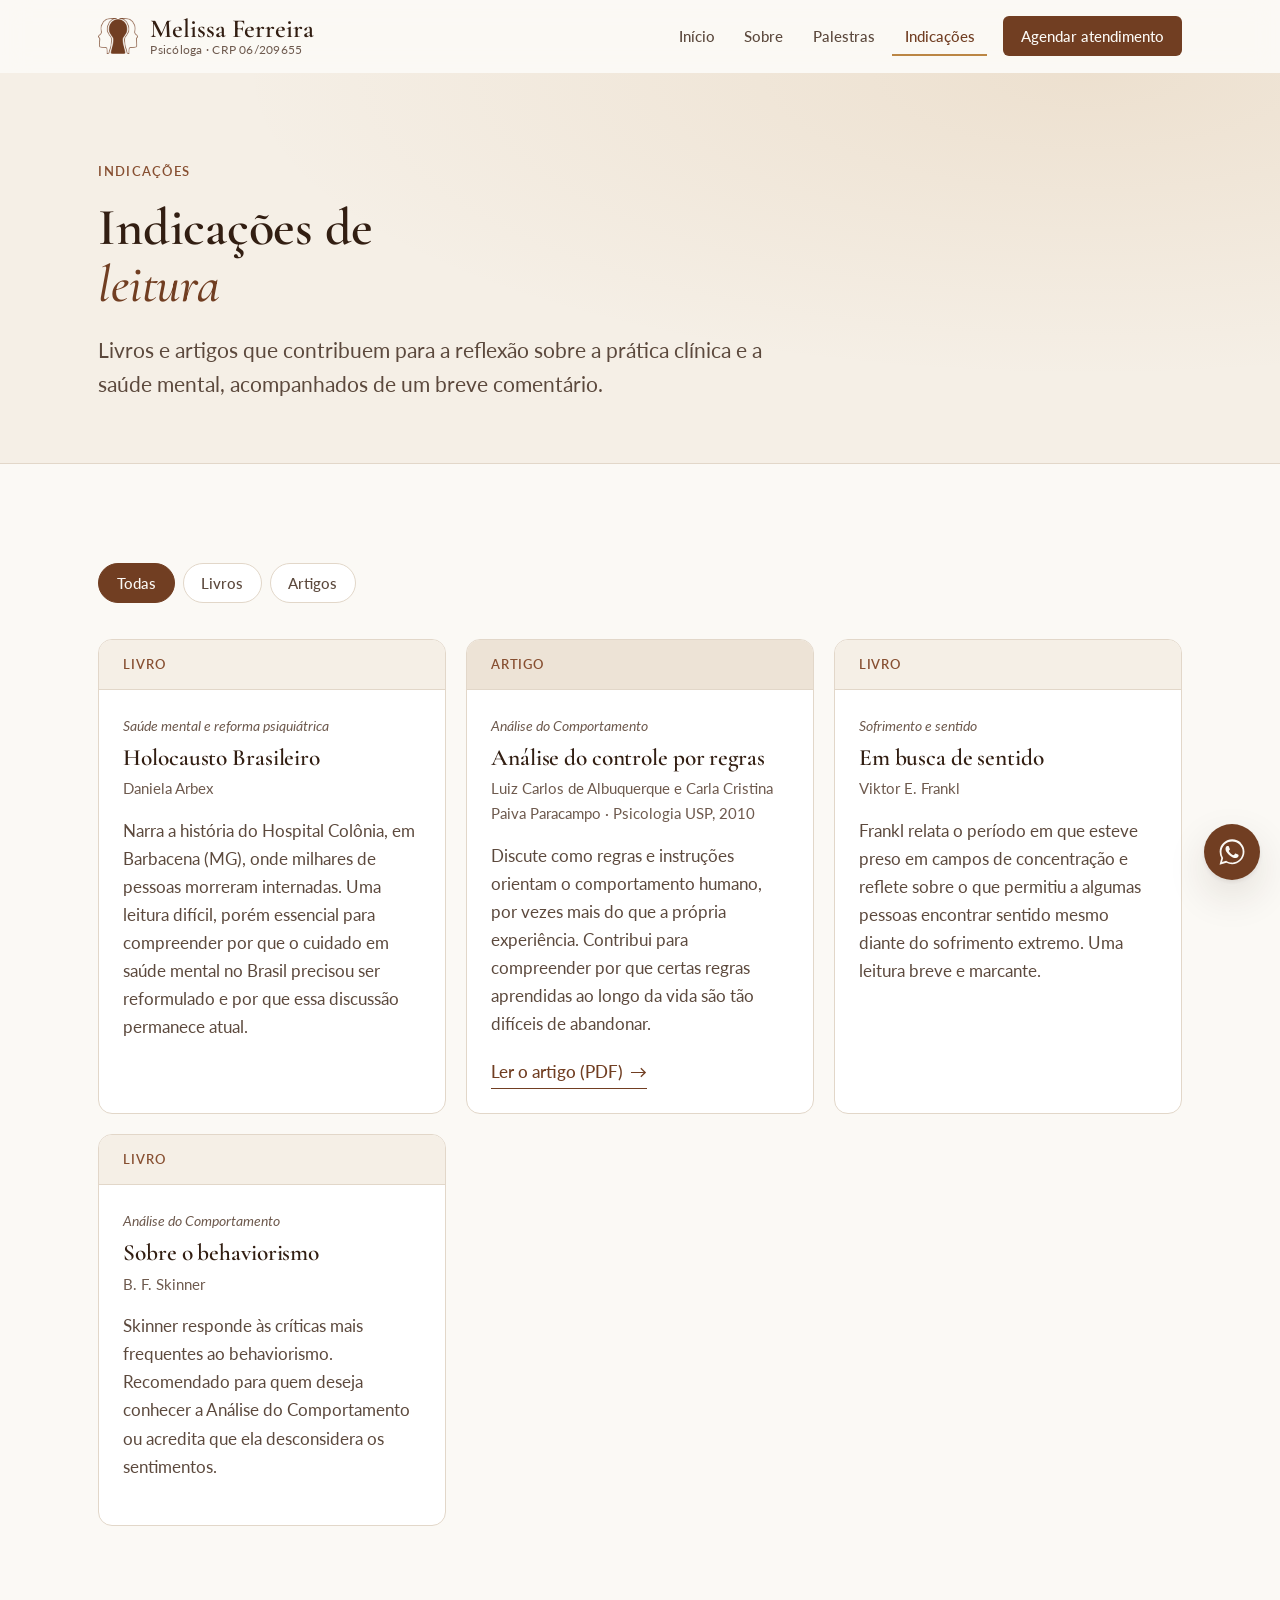
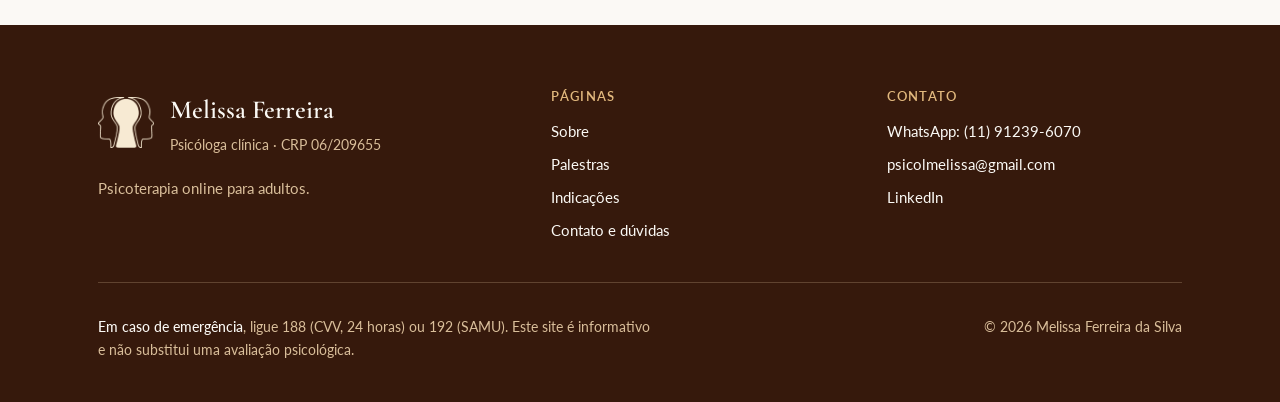
<file: site/indicacoes.html>
<!DOCTYPE html>
<html lang="pt-BR">
<head>
  <meta charset="UTF-8">
  <meta name="viewport" content="width=device-width, initial-scale=1.0">
  <title>Indicações de leitura · Melissa Ferreira</title>
  <meta name="description" content="Livros e artigos sobre saúde mental e Análise do Comportamento indicados pela psicóloga Melissa Ferreira, com um comentário sobre cada um.">
  <meta name="theme-color" content="#FBF9F5">
  <link rel="icon" type="image/png" sizes="32x32" href="assets/img/favicon-32.png">
  <link rel="apple-touch-icon" href="assets/img/apple-touch-icon.png">

  <!-- Prévia de link. Quando o site tiver domínio, troque o og:image por um endereço completo (https://...). -->
  <meta property="og:type" content="website">
  <meta property="og:locale" content="pt_BR">
  <meta property="og:site_name" content="Melissa Ferreira · Psicóloga">
  <meta property="og:title" content="Indicações de leitura · Melissa Ferreira">
  <meta property="og:description" content="Livros e artigos sobre saúde mental e Análise do Comportamento indicados pela psicóloga Melissa Ferreira, com um comentário sobre cada um.">
  <meta property="og:image" content="assets/img/og-image.jpg">
  <meta name="twitter:card" content="summary_large_image">

  <link rel="preconnect" href="https://fonts.googleapis.com">
  <link rel="preconnect" href="https://fonts.gstatic.com" crossorigin>
  <link href="https://fonts.googleapis.com/css2?family=Cormorant+Garamond:ital,wght@0,500;0,600;1,500;1,600&family=Lato:wght@400;700&display=swap" rel="stylesheet">
  <link rel="stylesheet" href="assets/css/style.css">
  <script>document.documentElement.classList.add('js');</script>
</head>
<body>
  <a class="skip-link" href="#conteudo">Pular para o conteúdo</a>

  <header class="site-header">
    <div class="container nav-wrap">
      <a href="index.html" class="brand">
        <img src="assets/img/logo-simbolo.png" class="brand-logo" width="40" height="36" alt="">
        <span class="brand-name">Melissa Ferreira</span>
        <span class="brand-role">Psicóloga · CRP 06/209655</span>
      </a>
      <button class="menu-toggle" type="button" aria-expanded="false" aria-controls="site-nav" aria-label="Abrir menu">
        <span></span><span></span><span></span>
      </button>
      <nav id="site-nav" class="site-nav" aria-label="Menu principal">
        <ul>
          <li><a href="index.html">Início</a></li>
          <li><a href="sobre.html">Sobre</a></li>
          <li><a href="registros.html">Palestras</a></li>
          <li><a href="indicacoes.html" aria-current="page">Indicações</a></li>
          <li><a href="contato.html" class="nav-cta">Agendar atendimento</a></li>
        </ul>
      </nav>
    </div>
  </header>

  <main id="conteudo">
    <section class="page-hero">
      <div class="container">
        <p class="eyebrow">Indicações</p>
        <h1>Indicações de <em>leitura</em></h1>
        <p class="lead">Livros e artigos que contribuem para a reflexão sobre a prática clínica e a saúde mental, acompanhados de um breve comentário.</p>
      </div>
    </section>

    <section class="section">
      <div class="container">
        <div class="filters" id="reads-filters" role="group" aria-label="Filtrar por tipo"></div>
        <ul class="reads" id="reads"></ul>
      </div>
    </section>
  </main>

  <footer class="site-footer">
    <div class="container">
      <div class="footer-grid">
        <div>
          <div class="footer-brand">
            <img src="assets/img/logo-simbolo.png" width="56" height="50" alt="">
            <div>
              <strong>Melissa Ferreira</strong>
              <span>Psicóloga clínica · CRP 06/209655</span>
            </div>
          </div>
          <p class="footer-about">Psicoterapia online para adultos.</p>
        </div>
        <nav aria-label="Páginas do site">
          <h2>Páginas</h2>
          <ul>
            <li><a href="sobre.html">Sobre</a></li>
            <li><a href="registros.html">Palestras</a></li>
            <li><a href="indicacoes.html">Indicações</a></li>
            <li><a href="contato.html">Contato e dúvidas</a></li>
          </ul>
        </nav>
        <div>
          <h2>Contato</h2>
          <ul>
            <li><a href="https://wa.me/5511912396070" target="_blank" rel="noopener">WhatsApp: (11) 91239-6070</a></li>
            <li><a href="mailto:psicolmelissa@gmail.com">psicolmelissa@gmail.com</a></li>
            <li><a href="https://www.linkedin.com/in/melissa-ferreira-psicologa/" target="_blank" rel="noopener">LinkedIn</a></li>
          </ul>
        </div>
      </div>
      <div class="footer-legal">
        <p><strong>Em caso de emergência</strong>, ligue 188 (CVV, 24 horas) ou 192 (SAMU). Este site é informativo e não substitui uma avaliação psicológica.</p>
        <p>© 2026 Melissa Ferreira da Silva</p>
      </div>
    </div>
  </footer>

  <a href="https://wa.me/5511912396070?text=Ol%C3%A1%2C%20Melissa!%20Encontrei%20seu%20site%20e%20gostaria%20de%20mais%20informa%C3%A7%C3%B5es%20sobre%20o%20atendimento%20online." target="_blank" rel="noopener" class="whatsapp-float" aria-label="Conversar no WhatsApp">
    <svg viewBox="0 0 24 24" aria-hidden="true"><path d="M17.472 14.382c-.297-.149-1.758-.867-2.03-.967-.273-.099-.471-.148-.67.15-.197.297-.767.966-.94 1.164-.173.199-.347.223-.644.075-.297-.15-1.255-.463-2.39-1.475-.883-.788-1.48-1.761-1.653-2.059-.173-.297-.018-.458.13-.606.134-.133.298-.347.446-.52.149-.174.198-.298.298-.497.099-.198.05-.371-.025-.52-.075-.149-.669-1.612-.916-2.207-.242-.579-.487-.5-.669-.51-.173-.008-.371-.01-.57-.01-.198 0-.52.074-.792.372-.272.297-1.04 1.016-1.04 2.479 0 1.462 1.065 2.875 1.213 3.074.149.198 2.096 3.2 5.077 4.487.709.306 1.262.489 1.694.625.712.227 1.36.195 1.871.118.571-.085 1.758-.719 2.006-1.413.248-.694.248-1.289.173-1.413-.074-.124-.272-.198-.57-.347zM12.05 21.785c-1.796 0-3.556-.483-5.09-1.396l-.365-.217-3.786.993 1.01-3.693-.238-.378A9.684 9.684 0 0 1 2.3 12.05c0-5.383 4.382-9.765 9.77-9.765a9.71 9.71 0 0 1 6.907 2.864 9.693 9.693 0 0 1 2.862 6.903c-.003 5.383-4.385 9.765-9.77 9.765h-.004zm8.337-18.1A11.677 11.677 0 0 0 12.05.285C5.756.285.597 5.44.594 11.73a11.45 11.45 0 0 0 1.533 5.738L.5 23.715l6.406-1.68a11.63 11.63 0 0 0 5.137 1.2h.005c6.293 0 11.453-5.155 11.456-11.445a11.38 11.38 0 0 0-3.362-8.098z"/></svg>
  </a>

  <script src="assets/js/main.js" defer></script>
  <script src="assets/js/indicacoes-dados.js" defer></script>
  <script src="assets/js/indicacoes.js" defer></script>
</body>
</html>
</file>
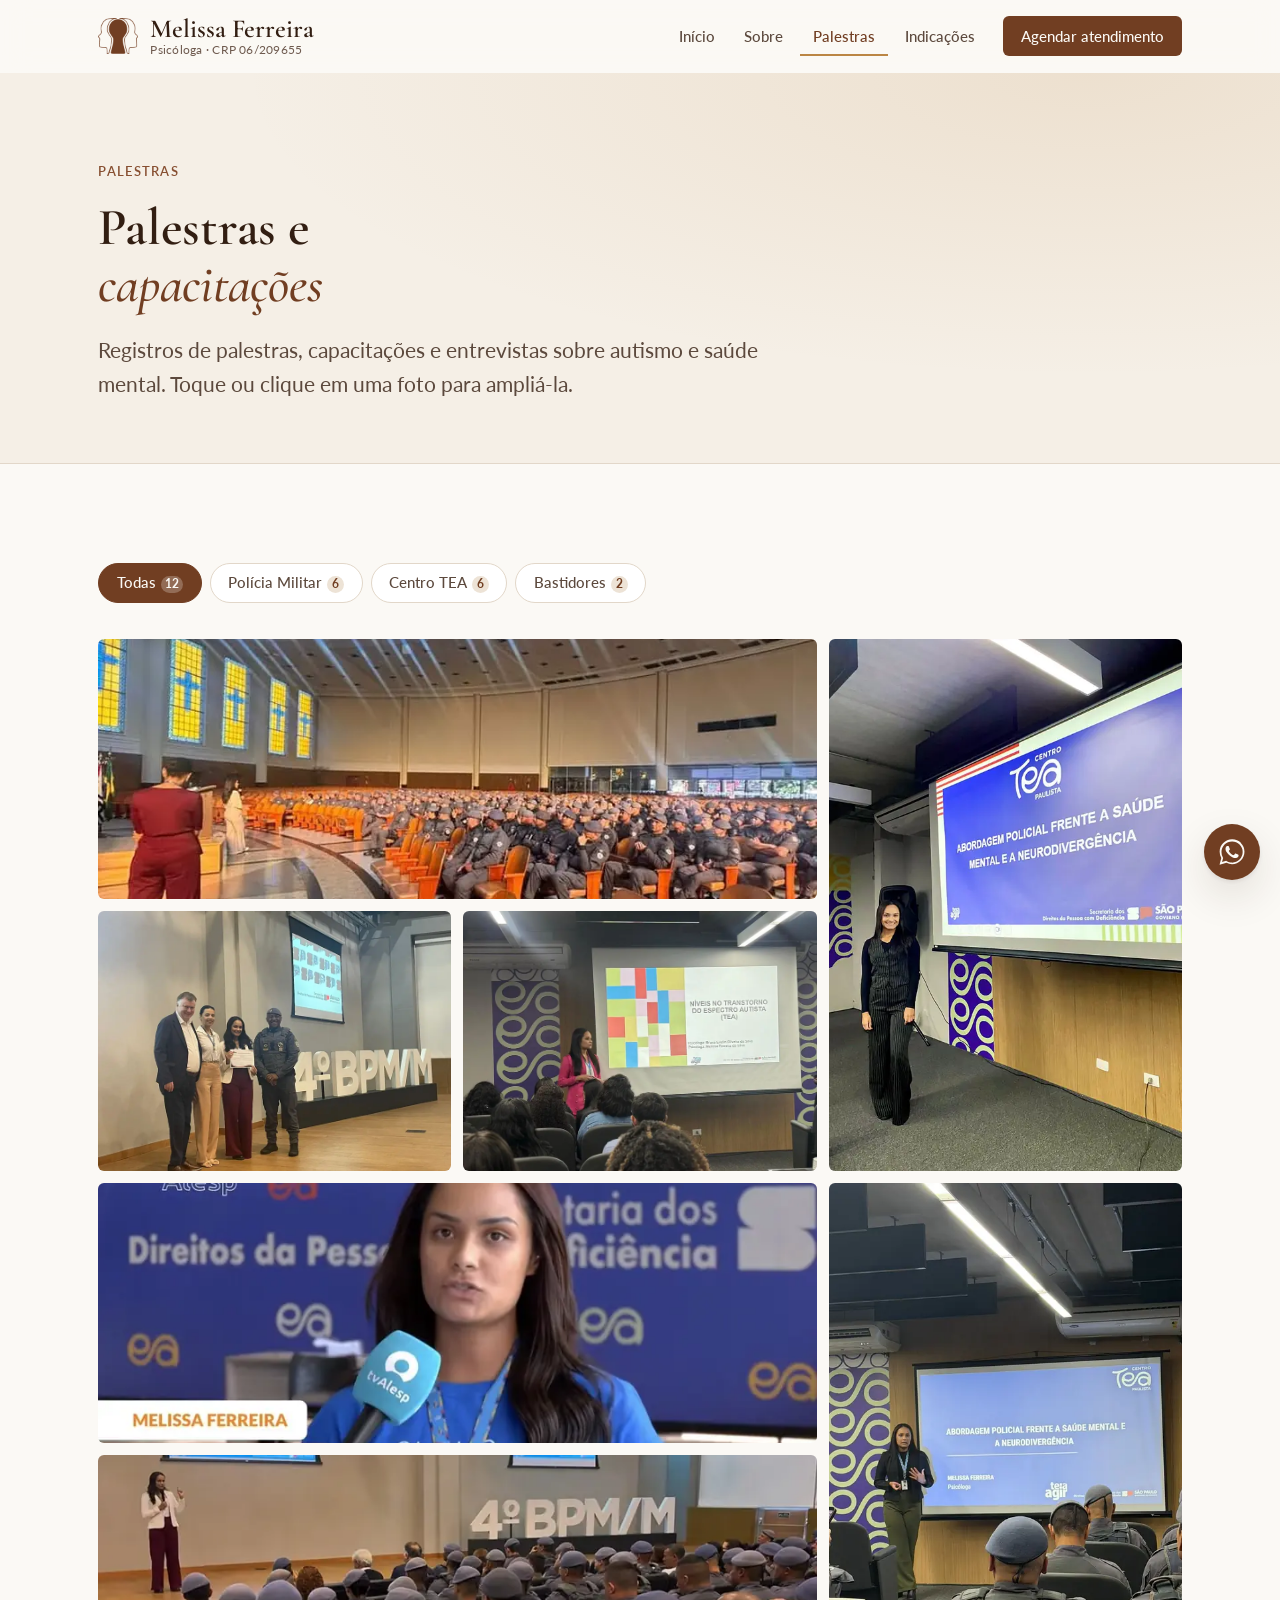
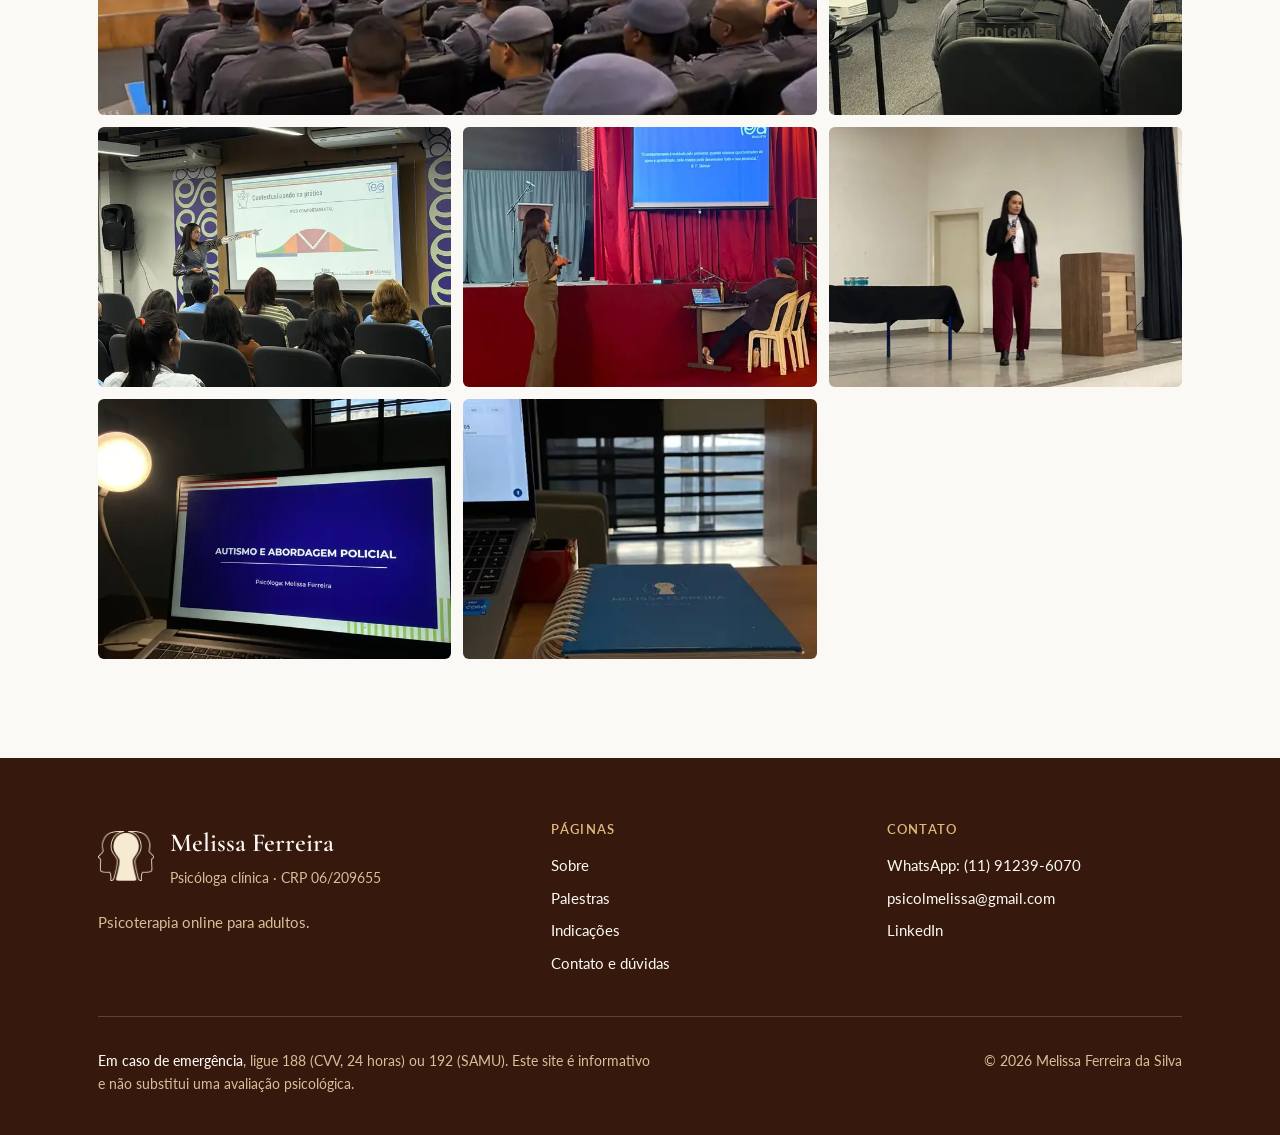
<file: site/registros.html>
<!DOCTYPE html>
<html lang="pt-BR">
<head>
  <meta charset="UTF-8">
  <meta name="viewport" content="width=device-width, initial-scale=1.0">
  <title>Palestras e capacitações · Melissa Ferreira</title>
  <meta name="description" content="Fotos de palestras, capacitações e entrevistas de Melissa Ferreira sobre autismo e saúde mental, com a Polícia Militar de SP e o Centro TEA Paulista.">
  <meta name="theme-color" content="#FBF9F5">
  <link rel="icon" type="image/png" sizes="32x32" href="assets/img/favicon-32.png">
  <link rel="apple-touch-icon" href="assets/img/apple-touch-icon.png">

  <!-- Prévia de link. Quando o site tiver domínio, troque o og:image por um endereço completo (https://...). -->
  <meta property="og:type" content="website">
  <meta property="og:locale" content="pt_BR">
  <meta property="og:site_name" content="Melissa Ferreira · Psicóloga">
  <meta property="og:title" content="Palestras e capacitações · Melissa Ferreira">
  <meta property="og:description" content="Fotos de palestras, capacitações e entrevistas de Melissa Ferreira sobre autismo e saúde mental, com a Polícia Militar de SP e o Centro TEA Paulista.">
  <meta property="og:image" content="assets/img/og-image.jpg">
  <meta name="twitter:card" content="summary_large_image">

  <link rel="preconnect" href="https://fonts.googleapis.com">
  <link rel="preconnect" href="https://fonts.gstatic.com" crossorigin>
  <link href="https://fonts.googleapis.com/css2?family=Cormorant+Garamond:ital,wght@0,500;0,600;1,500;1,600&family=Lato:wght@400;700&display=swap" rel="stylesheet">
  <link rel="stylesheet" href="assets/css/style.css">
  <script>document.documentElement.classList.add('js');</script>
</head>
<body>
  <a class="skip-link" href="#conteudo">Pular para o conteúdo</a>

  <header class="site-header">
    <div class="container nav-wrap">
      <a href="index.html" class="brand">
        <img src="assets/img/logo-simbolo.png" class="brand-logo" width="40" height="36" alt="">
        <span class="brand-name">Melissa Ferreira</span>
        <span class="brand-role">Psicóloga · CRP 06/209655</span>
      </a>
      <button class="menu-toggle" type="button" aria-expanded="false" aria-controls="site-nav" aria-label="Abrir menu">
        <span></span><span></span><span></span>
      </button>
      <nav id="site-nav" class="site-nav" aria-label="Menu principal">
        <ul>
          <li><a href="index.html">Início</a></li>
          <li><a href="sobre.html">Sobre</a></li>
          <li><a href="registros.html" aria-current="page">Palestras</a></li>
          <li><a href="indicacoes.html">Indicações</a></li>
          <li><a href="contato.html" class="nav-cta">Agendar atendimento</a></li>
        </ul>
      </nav>
    </div>
  </header>

  <main id="conteudo">
    <section class="page-hero">
      <div class="container">
        <p class="eyebrow">Palestras</p>
        <h1>Palestras e <em>capacitações</em></h1>
        <p class="lead">Registros de palestras, capacitações e entrevistas sobre autismo e saúde mental. Toque ou clique em uma foto para ampliá-la.</p>
      </div>
    </section>

    <section class="section">
      <div class="container">
        <div class="filters" role="group" aria-label="Filtrar fotos">
          <button type="button" class="chip" data-filter="all" aria-pressed="true">Todas</button>
          <button type="button" class="chip" data-filter="pm" aria-pressed="false">Polícia Militar</button>
          <button type="button" class="chip" data-filter="tea" aria-pressed="false">Centro TEA</button>
          <button type="button" class="chip" data-filter="bastidores" aria-pressed="false">Bastidores</button>
        </div>

        <ul class="gallery">
          <li data-category="pm" class="is-wide">
            <button type="button" class="gallery-item" data-full="assets/img/pm-auditorio-panoramica.webp">
              <img src="assets/img/pm-auditorio-panoramica-800.webp" width="800" height="385" loading="lazy" alt="Auditório lotado de policiais militares assistindo a uma palestra">
              <span class="gallery-caption"><strong>Capacitação no 4º BPM/M</strong><span>Palestra sobre autismo e abordagem policial para policiais militares.</span></span>
            </button>
          </li>
          <li data-category="pm tea" class="is-tall">
            <button type="button" class="gallery-item" data-full="assets/img/palestra-centro-tea.webp">
              <img src="assets/img/palestra-centro-tea-800.webp" width="600" height="800" loading="lazy" alt="Melissa em pé ao lado do telão com o título da palestra">
              <span class="gallery-caption"><strong>Abordagem policial, saúde mental e neurodivergência</strong><span>Capacitação do Centro TEA Paulista com o Governo do Estado de São Paulo.</span></span>
            </button>
          </li>
          <li data-category="pm">
            <button type="button" class="gallery-item" data-full="assets/img/certificado-4bpm.webp">
              <img src="assets/img/certificado-4bpm-800.webp" width="800" height="600" loading="lazy" alt="Melissa segurando um certificado, ao lado de policiais e outros convidados">
              <span class="gallery-caption"><strong>Certificado no 4º BPM/M</strong><span>Entrega de certificado ao final da capacitação.</span></span>
            </button>
          </li>
          <li data-category="tea" class="is-wide">
            <button type="button" class="gallery-item" data-full="assets/img/entrevista-alesp.webp">
              <img src="assets/img/entrevista-alesp-800.webp" width="800" height="412" loading="lazy" alt="Melissa dando entrevista diante de um painel da Secretaria dos Direitos da Pessoa com Deficiência">
              <span class="gallery-caption"><strong>Entrevista na Alesp</strong><span>Na condição de psicóloga do Centro TEA.</span></span>
            </button>
          </li>
          <li data-category="tea">
            <button type="button" class="gallery-item" data-full="assets/img/palestra-niveis-tea.webp">
              <img src="assets/img/palestra-niveis-tea-800.webp" width="800" height="757" loading="lazy" alt="Melissa apresentando o slide Níveis no Transtorno do Espectro Autista para uma plateia">
              <span class="gallery-caption"><strong>Níveis de suporte no autismo</strong><span>Palestra no Centro TEA Paulista.</span></span>
            </button>
          </li>
          <li data-category="pm tea" class="is-tall">
            <button type="button" class="gallery-item" data-full="assets/img/palestra-policiais.webp">
              <img src="assets/img/palestra-policiais-800.webp" width="600" height="800" loading="lazy" alt="Melissa falando para uma sala de policiais militares">
              <span class="gallery-caption"><strong>Capacitação para policiais militares</strong><span>Sobre saúde mental e neurodivergência na abordagem policial.</span></span>
            </button>
          </li>
          <li data-category="pm" class="is-wide">
            <button type="button" class="gallery-item" data-full="assets/img/palestra-4bpm.webp">
              <img src="assets/img/palestra-4bpm-800.webp" width="800" height="474" loading="lazy" alt="Melissa no palco do 4º BPM/M diante de policiais sentados">
              <span class="gallery-caption"><strong>Palestra no 4º BPM/M</strong><span>Diálogo entre a psicologia e o cotidiano do policiamento.</span></span>
            </button>
          </li>
          <li data-category="tea">
            <button type="button" class="gallery-item" data-full="assets/img/palestra-plateia.webp">
              <img src="assets/img/palestra-plateia-800.webp" width="600" height="800" loading="lazy" alt="Melissa apresentando um gráfico para a plateia">
              <span class="gallery-caption"><strong>Pico comportamental e manejo de crises</strong><span>Formação sobre autismo.</span></span>
            </button>
          </li>
          <li data-category="tea">
            <button type="button" class="gallery-item" data-full="assets/img/palestra-auditorio-vermelho.webp">
              <img src="assets/img/palestra-auditorio-vermelho-800.webp" width="600" height="800" loading="lazy" alt="Melissa em um palco com cortinas vermelhas, ao lado do telão">
              <span class="gallery-caption"><strong>Ciência do comportamento e desenvolvimento</strong><span>Palestra em auditório, com uma citação de B. F. Skinner no telão.</span></span>
            </button>
          </li>
          <li data-category="pm">
            <button type="button" class="gallery-item" data-full="assets/img/palestra-palco.webp">
              <img src="assets/img/palestra-palco-800.webp" width="600" height="800" loading="lazy" alt="Melissa falando ao microfone em um palco">
              <span class="gallery-caption"><strong>Palestra sobre neurodivergência</strong><span>Reflexões sobre estigma e inclusão.</span></span>
            </button>
          </li>
          <li data-category="bastidores">
            <button type="button" class="gallery-item" data-full="assets/img/preparo-palestra.webp">
              <img src="assets/img/preparo-palestra-800.webp" width="600" height="800" loading="lazy" alt="Notebook aberto com o slide Autismo e abordagem policial">
              <span class="gallery-caption"><strong>Preparação de palestra</strong><span>Apresentação “Autismo e abordagem policial”.</span></span>
            </button>
          </li>
          <li data-category="bastidores">
            <button type="button" class="gallery-item" data-full="assets/img/mesa-estudos.webp">
              <img src="assets/img/mesa-estudos-800.webp" width="450" height="800" loading="lazy" alt="Mesa com caderno azul e livros de estudo">
              <span class="gallery-caption"><strong>Mesa de estudos</strong><span>Cadernos e livros de Análise do Comportamento.</span></span>
            </button>
          </li>
        </ul>
      </div>
    </section>

    <div id="lightbox" class="lightbox" role="dialog" aria-modal="true" aria-label="Foto ampliada" hidden>
      <span class="lightbox-count"></span>
      <button type="button" class="lightbox-btn lightbox-close" aria-label="Fechar">&times;</button>
      <button type="button" class="lightbox-btn lightbox-prev" aria-label="Foto anterior">&larr;</button>
      <button type="button" class="lightbox-btn lightbox-next" aria-label="Próxima foto">&rarr;</button>
      <figure>
        <img alt="">
        <figcaption><strong></strong><span></span></figcaption>
      </figure>
    </div>

  </main>

  <footer class="site-footer">
    <div class="container">
      <div class="footer-grid">
        <div>
          <div class="footer-brand">
            <img src="assets/img/logo-simbolo.png" width="56" height="50" alt="">
            <div>
              <strong>Melissa Ferreira</strong>
              <span>Psicóloga clínica · CRP 06/209655</span>
            </div>
          </div>
          <p class="footer-about">Psicoterapia online para adultos.</p>
        </div>
        <nav aria-label="Páginas do site">
          <h2>Páginas</h2>
          <ul>
            <li><a href="sobre.html">Sobre</a></li>
            <li><a href="registros.html">Palestras</a></li>
            <li><a href="indicacoes.html">Indicações</a></li>
            <li><a href="contato.html">Contato e dúvidas</a></li>
          </ul>
        </nav>
        <div>
          <h2>Contato</h2>
          <ul>
            <li><a href="https://wa.me/5511912396070" target="_blank" rel="noopener">WhatsApp: (11) 91239-6070</a></li>
            <li><a href="mailto:psicolmelissa@gmail.com">psicolmelissa@gmail.com</a></li>
            <li><a href="https://www.linkedin.com/in/melissa-ferreira-psicologa/" target="_blank" rel="noopener">LinkedIn</a></li>
          </ul>
        </div>
      </div>
      <div class="footer-legal">
        <p><strong>Em caso de emergência</strong>, ligue 188 (CVV, 24 horas) ou 192 (SAMU). Este site é informativo e não substitui uma avaliação psicológica.</p>
        <p>© 2026 Melissa Ferreira da Silva</p>
      </div>
    </div>
  </footer>

  <a href="https://wa.me/5511912396070?text=Ol%C3%A1%2C%20Melissa!%20Encontrei%20seu%20site%20e%20gostaria%20de%20mais%20informa%C3%A7%C3%B5es%20sobre%20o%20atendimento%20online." target="_blank" rel="noopener" class="whatsapp-float" aria-label="Conversar no WhatsApp">
    <svg viewBox="0 0 24 24" aria-hidden="true"><path d="M17.472 14.382c-.297-.149-1.758-.867-2.03-.967-.273-.099-.471-.148-.67.15-.197.297-.767.966-.94 1.164-.173.199-.347.223-.644.075-.297-.15-1.255-.463-2.39-1.475-.883-.788-1.48-1.761-1.653-2.059-.173-.297-.018-.458.13-.606.134-.133.298-.347.446-.52.149-.174.198-.298.298-.497.099-.198.05-.371-.025-.52-.075-.149-.669-1.612-.916-2.207-.242-.579-.487-.5-.669-.51-.173-.008-.371-.01-.57-.01-.198 0-.52.074-.792.372-.272.297-1.04 1.016-1.04 2.479 0 1.462 1.065 2.875 1.213 3.074.149.198 2.096 3.2 5.077 4.487.709.306 1.262.489 1.694.625.712.227 1.36.195 1.871.118.571-.085 1.758-.719 2.006-1.413.248-.694.248-1.289.173-1.413-.074-.124-.272-.198-.57-.347zM12.05 21.785c-1.796 0-3.556-.483-5.09-1.396l-.365-.217-3.786.993 1.01-3.693-.238-.378A9.684 9.684 0 0 1 2.3 12.05c0-5.383 4.382-9.765 9.77-9.765a9.71 9.71 0 0 1 6.907 2.864 9.693 9.693 0 0 1 2.862 6.903c-.003 5.383-4.385 9.765-9.77 9.765h-.004zm8.337-18.1A11.677 11.677 0 0 0 12.05.285C5.756.285.597 5.44.594 11.73a11.45 11.45 0 0 0 1.533 5.738L.5 23.715l6.406-1.68a11.63 11.63 0 0 0 5.137 1.2h.005c6.293 0 11.453-5.155 11.456-11.445a11.38 11.38 0 0 0-3.362-8.098z"/></svg>
  </a>

  <script src="assets/js/main.js" defer></script>
  <script src="assets/js/registros.js" defer></script>
</body>
</html>
</file>
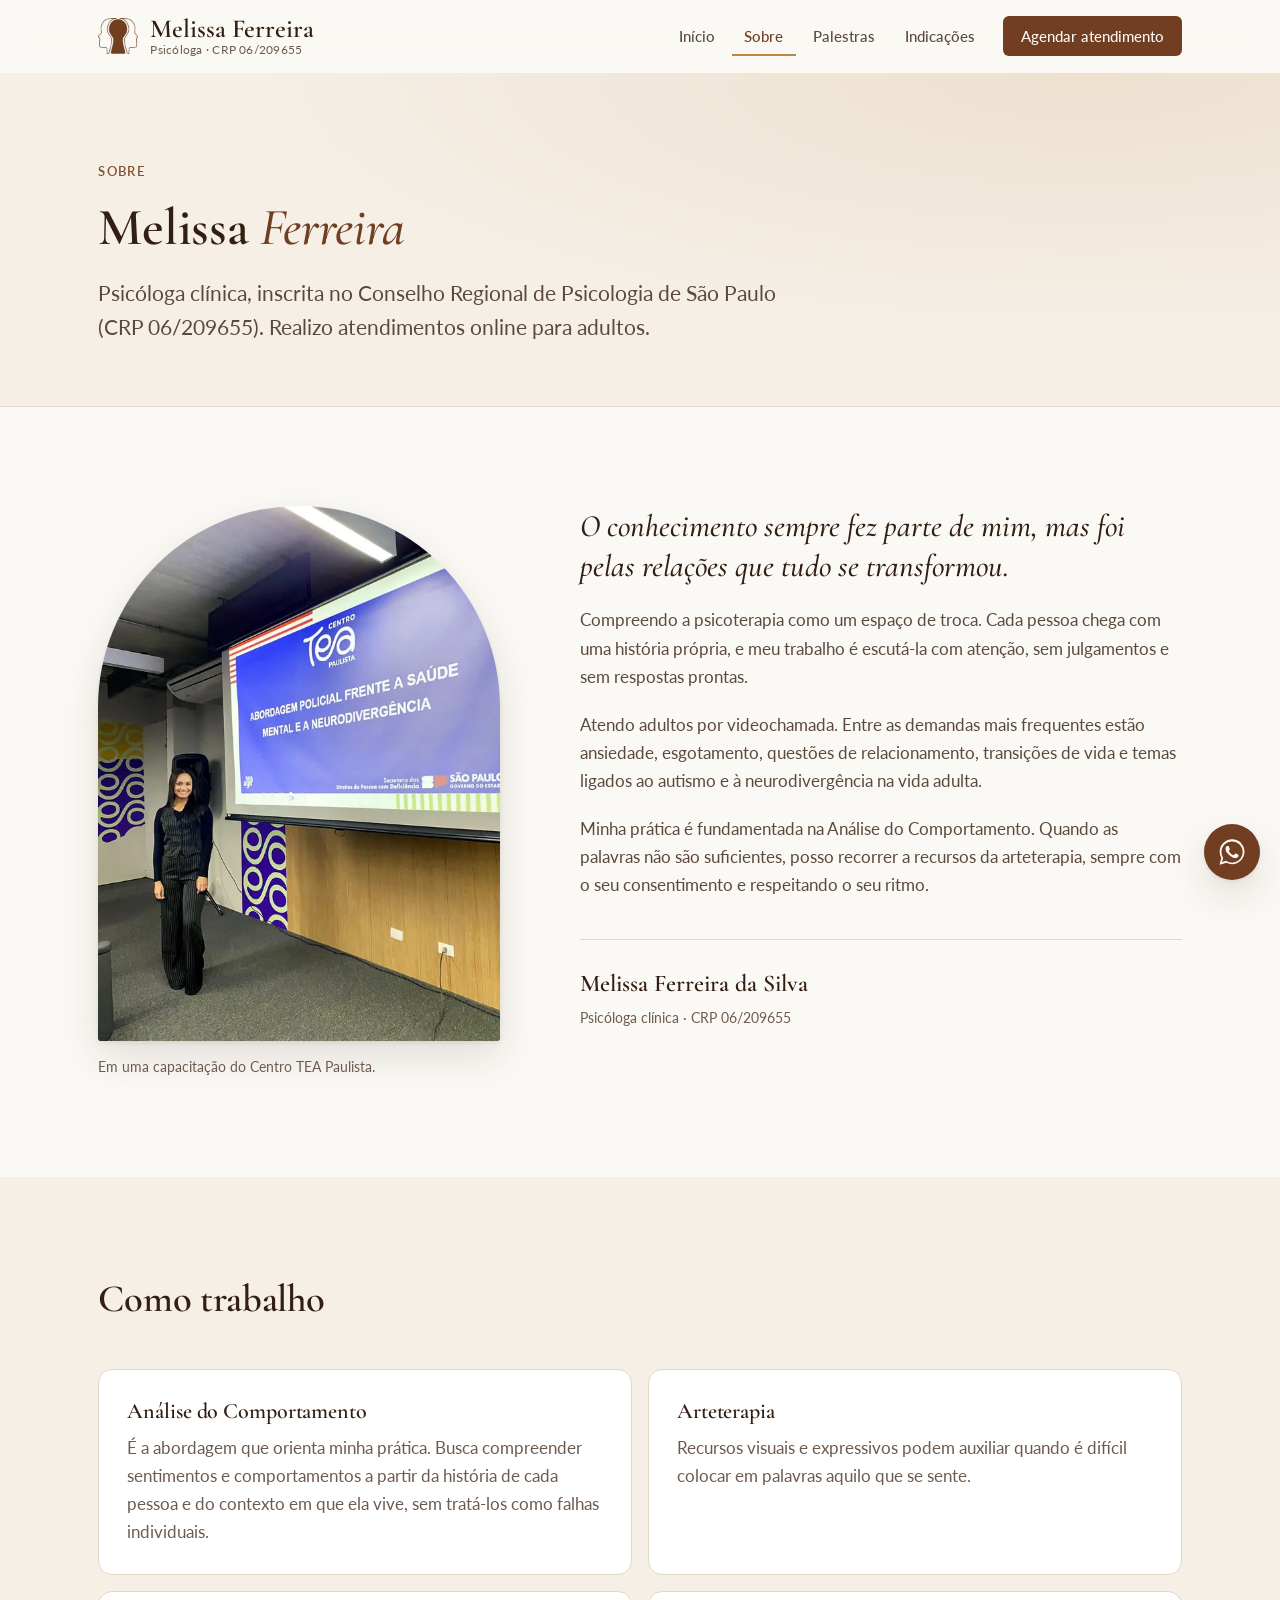
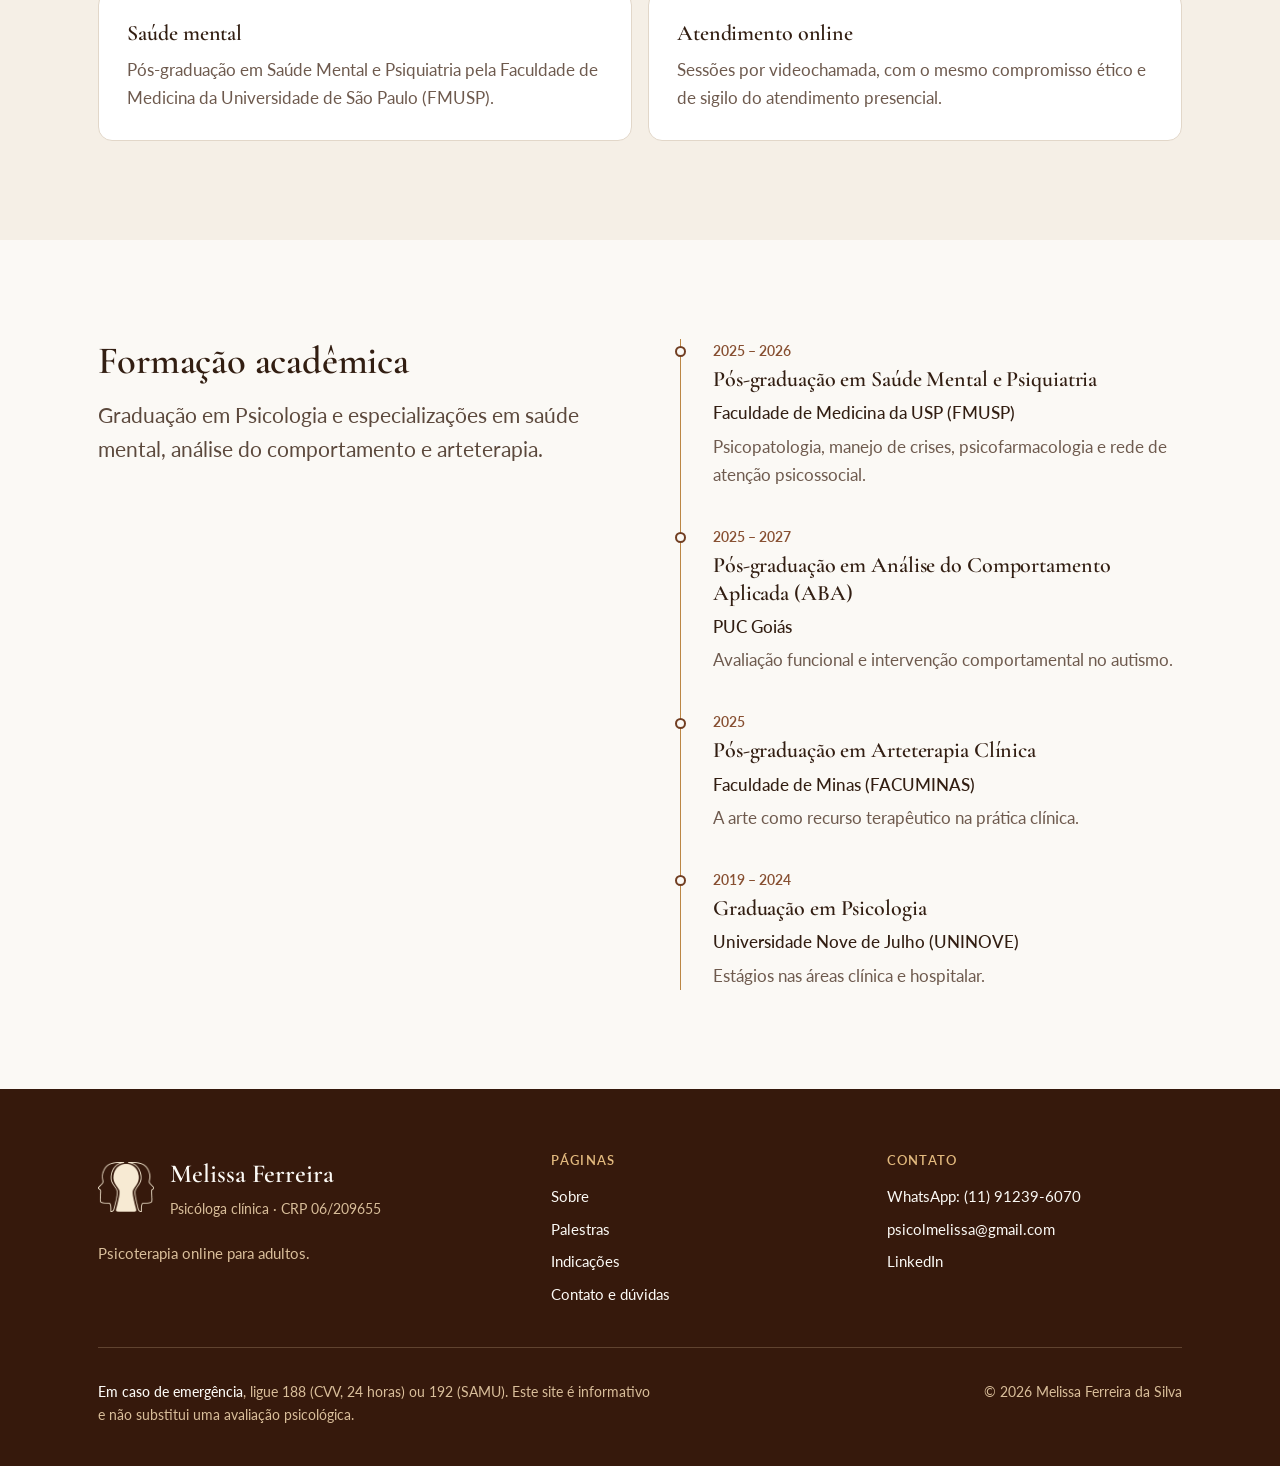
<file: site/sobre.html>
<!DOCTYPE html>
<html lang="pt-BR">
<head>
  <meta charset="UTF-8">
  <meta name="viewport" content="width=device-width, initial-scale=1.0">
  <title>Sobre · Melissa Ferreira, psicóloga</title>
  <meta name="description" content="Melissa Ferreira, psicóloga clínica (CRP 06/209655). Formação na UNINOVE e pós-graduações na FMUSP, PUC Goiás e FACUMINAS.">
  <meta name="theme-color" content="#FBF9F5">
  <link rel="icon" type="image/png" sizes="32x32" href="assets/img/favicon-32.png">
  <link rel="apple-touch-icon" href="assets/img/apple-touch-icon.png">

  <!-- Prévia de link. Quando o site tiver domínio, troque o og:image por um endereço completo (https://...). -->
  <meta property="og:type" content="website">
  <meta property="og:locale" content="pt_BR">
  <meta property="og:site_name" content="Melissa Ferreira · Psicóloga">
  <meta property="og:title" content="Sobre · Melissa Ferreira, psicóloga">
  <meta property="og:description" content="Melissa Ferreira, psicóloga clínica (CRP 06/209655). Formação na UNINOVE e pós-graduações na FMUSP, PUC Goiás e FACUMINAS.">
  <meta property="og:image" content="assets/img/og-image.jpg">
  <meta name="twitter:card" content="summary_large_image">

  <link rel="preconnect" href="https://fonts.googleapis.com">
  <link rel="preconnect" href="https://fonts.gstatic.com" crossorigin>
  <link href="https://fonts.googleapis.com/css2?family=Cormorant+Garamond:ital,wght@0,500;0,600;1,500;1,600&family=Lato:wght@400;700&display=swap" rel="stylesheet">
  <link rel="stylesheet" href="assets/css/style.css">
  <script>document.documentElement.classList.add('js');</script>
</head>
<body>
  <a class="skip-link" href="#conteudo">Pular para o conteúdo</a>

  <header class="site-header">
    <div class="container nav-wrap">
      <a href="index.html" class="brand">
        <img src="assets/img/logo-simbolo.png" class="brand-logo" width="40" height="36" alt="">
        <span class="brand-name">Melissa Ferreira</span>
        <span class="brand-role">Psicóloga · CRP 06/209655</span>
      </a>
      <button class="menu-toggle" type="button" aria-expanded="false" aria-controls="site-nav" aria-label="Abrir menu">
        <span></span><span></span><span></span>
      </button>
      <nav id="site-nav" class="site-nav" aria-label="Menu principal">
        <ul>
          <li><a href="index.html">Início</a></li>
          <li><a href="sobre.html" aria-current="page">Sobre</a></li>
          <li><a href="registros.html">Palestras</a></li>
          <li><a href="indicacoes.html">Indicações</a></li>
          <li><a href="contato.html" class="nav-cta">Agendar atendimento</a></li>
        </ul>
      </nav>
    </div>
  </header>

  <main id="conteudo">
    <section class="page-hero">
      <div class="container">
        <p class="eyebrow">Sobre</p>
        <h1>Melissa <em>Ferreira</em></h1>
        <p class="lead">Psicóloga clínica, inscrita no Conselho Regional de Psicologia de São Paulo (CRP 06/209655). Realizo atendimentos online para adultos.</p>
      </div>
    </section>

    <section class="section">
      <div class="container about-grid">
        <figure class="about-photo reveal">
          <img src="assets/img/palestra-centro-tea-800.webp" width="600" height="800" alt="Melissa em pé, em frente ao telão de uma palestra">
          <figcaption>Em uma capacitação do Centro TEA Paulista.</figcaption>
        </figure>
        <div class="prose reveal">
          <p class="opening">O conhecimento sempre fez parte de mim, mas foi pelas relações que tudo se transformou.</p>
          <p>Compreendo a psicoterapia como um espaço de troca. Cada pessoa chega com uma história própria, e meu trabalho é escutá-la com atenção, sem julgamentos e sem respostas prontas.</p>
          <p>Atendo adultos por videochamada. Entre as demandas mais frequentes estão ansiedade, esgotamento, questões de relacionamento, transições de vida e temas ligados ao autismo e à neurodivergência na vida adulta.</p>
          <p>Minha prática é fundamentada na Análise do Comportamento. Quando as palavras não são suficientes, posso recorrer a recursos da arteterapia, sempre com o seu consentimento e respeitando o seu ritmo.</p>
          <p class="signature"><strong>Melissa Ferreira da Silva</strong><span>Psicóloga clínica · CRP 06/209655</span></p>
        </div>
      </div>
    </section>

    <section class="section section--tint" aria-labelledby="como-trabalho">
      <div class="container">
        <div class="section-head reveal">
          <h2 id="como-trabalho">Como trabalho</h2>
        </div>
        <div class="approach-grid reveal">
          <article class="approach">
            <h3>Análise do Comportamento</h3>
            <p>É a abordagem que orienta minha prática. Busca compreender sentimentos e comportamentos a partir da história de cada pessoa e do contexto em que ela vive, sem tratá-los como falhas individuais.</p>
          </article>
          <article class="approach">
            <h3>Arteterapia</h3>
            <p>Recursos visuais e expressivos podem auxiliar quando é difícil colocar em palavras aquilo que se sente.</p>
          </article>
          <article class="approach">
            <h3>Saúde mental</h3>
            <p>Pós-graduação em Saúde Mental e Psiquiatria pela Faculdade de Medicina da Universidade de São Paulo (FMUSP).</p>
          </article>
          <article class="approach">
            <h3>Atendimento online</h3>
            <p>Sessões por videochamada, com o mesmo compromisso ético e de sigilo do atendimento presencial.</p>
          </article>
        </div>
      </div>
    </section>

    <section class="section" aria-labelledby="formacao">
      <div class="container split split--top">
        <div class="reveal">
          <h2 id="formacao">Formação acadêmica</h2>
          <p class="lead">Graduação em Psicologia e especializações em saúde mental, análise do comportamento e arteterapia.</p>
        </div>
        <ol class="timeline reveal">
          <li>
            <time>2025 – 2026</time>
            <h3>Pós-graduação em Saúde Mental e Psiquiatria</h3>
            <p class="inst">Faculdade de Medicina da USP (FMUSP)</p>
            <p>Psicopatologia, manejo de crises, psicofarmacologia e rede de atenção psicossocial.</p>
          </li>
          <li>
            <time>2025 – 2027</time>
            <h3>Pós-graduação em Análise do Comportamento Aplicada (ABA)</h3>
            <p class="inst">PUC Goiás</p>
            <p>Avaliação funcional e intervenção comportamental no autismo.</p>
          </li>
          <li>
            <time>2025</time>
            <h3>Pós-graduação em Arteterapia Clínica</h3>
            <p class="inst">Faculdade de Minas (FACUMINAS)</p>
            <p>A arte como recurso terapêutico na prática clínica.</p>
          </li>
          <li>
            <time>2019 – 2024</time>
            <h3>Graduação em Psicologia</h3>
            <p class="inst">Universidade Nove de Julho (UNINOVE)</p>
            <p>Estágios nas áreas clínica e hospitalar.</p>
          </li>
        </ol>
      </div>
    </section>

  </main>

  <footer class="site-footer">
    <div class="container">
      <div class="footer-grid">
        <div>
          <div class="footer-brand">
            <img src="assets/img/logo-simbolo.png" width="56" height="50" alt="">
            <div>
              <strong>Melissa Ferreira</strong>
              <span>Psicóloga clínica · CRP 06/209655</span>
            </div>
          </div>
          <p class="footer-about">Psicoterapia online para adultos.</p>
        </div>
        <nav aria-label="Páginas do site">
          <h2>Páginas</h2>
          <ul>
            <li><a href="sobre.html">Sobre</a></li>
            <li><a href="registros.html">Palestras</a></li>
            <li><a href="indicacoes.html">Indicações</a></li>
            <li><a href="contato.html">Contato e dúvidas</a></li>
          </ul>
        </nav>
        <div>
          <h2>Contato</h2>
          <ul>
            <li><a href="https://wa.me/5511912396070" target="_blank" rel="noopener">WhatsApp: (11) 91239-6070</a></li>
            <li><a href="mailto:psicolmelissa@gmail.com">psicolmelissa@gmail.com</a></li>
            <li><a href="https://www.linkedin.com/in/melissa-ferreira-psicologa/" target="_blank" rel="noopener">LinkedIn</a></li>
          </ul>
        </div>
      </div>
      <div class="footer-legal">
        <p><strong>Em caso de emergência</strong>, ligue 188 (CVV, 24 horas) ou 192 (SAMU). Este site é informativo e não substitui uma avaliação psicológica.</p>
        <p>© 2026 Melissa Ferreira da Silva</p>
      </div>
    </div>
  </footer>

  <a href="https://wa.me/5511912396070?text=Ol%C3%A1%2C%20Melissa!%20Encontrei%20seu%20site%20e%20gostaria%20de%20mais%20informa%C3%A7%C3%B5es%20sobre%20o%20atendimento%20online." target="_blank" rel="noopener" class="whatsapp-float" aria-label="Conversar no WhatsApp">
    <svg viewBox="0 0 24 24" aria-hidden="true"><path d="M17.472 14.382c-.297-.149-1.758-.867-2.03-.967-.273-.099-.471-.148-.67.15-.197.297-.767.966-.94 1.164-.173.199-.347.223-.644.075-.297-.15-1.255-.463-2.39-1.475-.883-.788-1.48-1.761-1.653-2.059-.173-.297-.018-.458.13-.606.134-.133.298-.347.446-.52.149-.174.198-.298.298-.497.099-.198.05-.371-.025-.52-.075-.149-.669-1.612-.916-2.207-.242-.579-.487-.5-.669-.51-.173-.008-.371-.01-.57-.01-.198 0-.52.074-.792.372-.272.297-1.04 1.016-1.04 2.479 0 1.462 1.065 2.875 1.213 3.074.149.198 2.096 3.2 5.077 4.487.709.306 1.262.489 1.694.625.712.227 1.36.195 1.871.118.571-.085 1.758-.719 2.006-1.413.248-.694.248-1.289.173-1.413-.074-.124-.272-.198-.57-.347zM12.05 21.785c-1.796 0-3.556-.483-5.09-1.396l-.365-.217-3.786.993 1.01-3.693-.238-.378A9.684 9.684 0 0 1 2.3 12.05c0-5.383 4.382-9.765 9.77-9.765a9.71 9.71 0 0 1 6.907 2.864 9.693 9.693 0 0 1 2.862 6.903c-.003 5.383-4.385 9.765-9.77 9.765h-.004zm8.337-18.1A11.677 11.677 0 0 0 12.05.285C5.756.285.597 5.44.594 11.73a11.45 11.45 0 0 0 1.533 5.738L.5 23.715l6.406-1.68a11.63 11.63 0 0 0 5.137 1.2h.005c6.293 0 11.453-5.155 11.456-11.445a11.38 11.38 0 0 0-3.362-8.098z"/></svg>
  </a>

  <script src="assets/js/main.js" defer></script>
</body>
</html>
</file>
<file: site/assets/css/style.css>
/* ==========================================================================
   Melissa Ferreira · Psicóloga
   Folha de estilo única do site.

   Direção visual: editorial e quente. Papel creme, tons de terra (a paleta
   do Canva), uma serifada clássica com itálico para títulos (Cormorant
   Garamond) e uma sem serifa legível para o texto (Lato). O arco das fotos ecoa o
   "buraco de fechadura" do símbolo da marca.

   Todas as cores de texto passam no contraste mínimo WCAG AA (4,5:1).
   ========================================================================== */

:root {
  /* Cores */
  --c-espresso: #713E22;      /* botões, destaques (8,3:1 no creme) */
  --c-espresso-dark: #4A2614; /* seções escuras */
  --c-accent: #874F31;        /* links e rótulos (6,2:1 no creme) */
  --c-terracotta: #9E6849;    /* só para elementos grandes/decorativos */
  --c-ochre: #BB8644;         /* só decorativo (linhas, contornos) */
  --c-ochre-light: #E2B97E;   /* texto de destaque sobre fundo escuro */

  --c-cream: #FBF9F5;
  --c-cashmere: #F5EFE6;
  --c-sand: #EDE3D6;
  --c-white: #FFFFFF;
  --c-border: #E2D7C9;

  --c-heading: #321E12;
  --c-text: #5C493D;          /* 8:1 */
  --c-text-soft: #6E5A4E;     /* 5,1:1 até no fundo areia */
  --c-on-dark: #FBF9F5;
  --c-on-dark-soft: #D9BE9A;

  /* Tipografia */
  --f-display: 'Cormorant Garamond', Garamond, Georgia, 'Times New Roman', serif;
  --f-body: 'Lato', system-ui, -apple-system, 'Segoe UI', Roboto, sans-serif;

  --t-small: 0.875rem;
  --t-base: 1.0625rem;
  --t-lead: clamp(1.125rem, 1.05rem + 0.35vw, 1.3125rem);
  --t-h3: clamp(1.3rem, 1.22rem + 0.3vw, 1.5rem);
  --t-h2: clamp(1.75rem, 1.45rem + 1.2vw, 2.5rem);
  --t-h1: clamp(2rem, 1.5rem + 2.2vw, 3.375rem);

  /* Espaços */
  --space-section: clamp(4rem, 3rem + 4vw, 7.5rem);
  --gutter: clamp(1.25rem, 0.8rem + 2vw, 2.5rem);
  --radius: 6px;
  --radius-lg: 14px;
  --arch: 999px 999px var(--radius-lg) var(--radius-lg);

  --shadow-soft: 0 1px 2px rgba(50, 30, 18, 0.06), 0 8px 24px rgba(50, 30, 18, 0.06);
  --shadow-lift: 0 2px 4px rgba(50, 30, 18, 0.08), 0 16px 40px rgba(50, 30, 18, 0.12);

  --ease: cubic-bezier(0.22, 1, 0.36, 1);
  --dur: 220ms;

  --header-h: 72px;
}

/* ---------- Base ---------- */

*, *::before, *::after { box-sizing: border-box; }

* { margin: 0; }

html {
  scroll-padding-top: calc(var(--header-h) + 16px);
  -webkit-text-size-adjust: 100%;
}

body {
  font-family: var(--f-body);
  font-size: var(--t-base);
  font-weight: 400;
  line-height: 1.65;
  color: var(--c-text);
  background-color: var(--c-cream);
  -webkit-font-smoothing: antialiased;
  text-rendering: optimizeLegibility;
}

img, svg { display: block; max-width: 100%; }
img { height: auto; }

h1, h2, h3, h4 {
  font-family: var(--f-display);
  font-weight: 600;
  color: var(--c-heading);
  line-height: 1.12;
  letter-spacing: -0.005em;
}

h1 { font-size: var(--t-h1); line-height: 1.1; }
h2 { font-size: var(--t-h2); }
h3 { font-size: var(--t-h3); line-height: 1.25; }

h1 em, h2 em {
  font-style: italic;
  font-weight: 500;
  color: var(--c-espresso);
}

p { max-width: 68ch; }

a {
  color: var(--c-accent);
  text-decoration-thickness: 1px;
  text-underline-offset: 0.2em;
}

a:hover { color: var(--c-espresso); }

:focus-visible {
  outline: 2px solid var(--c-ochre);
  outline-offset: 3px;
  border-radius: 2px;
}

::selection { background: var(--c-sand); color: var(--c-heading); }

.visually-hidden {
  position: absolute !important;
  width: 1px; height: 1px;
  overflow: hidden;
  clip: rect(0 0 0 0);
  white-space: nowrap;
}

.skip-link {
  position: absolute;
  left: 1rem;
  top: -100px;
  z-index: 2000;
  background: var(--c-espresso);
  color: var(--c-on-dark);
  padding: 0.6rem 1rem;
  border-radius: var(--radius);
}

.skip-link:focus { top: 1rem; color: var(--c-on-dark); }

.container {
  width: 100%;
  max-width: 1160px;
  margin-inline: auto;
  padding-inline: var(--gutter);
}

.container--narrow { max-width: 820px; }

/* ---------- Elementos de texto reutilizáveis ---------- */

.eyebrow {
  display: inline-block;
  font-family: var(--f-body);
  font-size: 0.8125rem;
  font-weight: 600;
  letter-spacing: 0.1em;
  text-transform: uppercase;
  color: var(--c-accent);
  margin-bottom: 1rem;
}

.lead {
  font-size: var(--t-lead);
  line-height: 1.6;
  color: var(--c-text);
}

.section-head { margin-bottom: clamp(2rem, 1.5rem + 2vw, 3.5rem); }
.section-head h2 { max-width: 26ch; }
.section-head p { margin-top: 1rem; color: var(--c-text-soft); }
.section-head--center { text-align: center; }
.section-head--center h2,
.section-head--center p { margin-inline: auto; }

.text-link {
  display: inline-flex;
  align-items: center;
  gap: 0.4em;
  font-weight: 500;
  color: var(--c-espresso);
  text-decoration: none;
  border-bottom: 1px solid currentColor;
  padding-bottom: 2px;
  transition: gap var(--dur) var(--ease), color var(--dur) var(--ease);
}

.text-link::after { content: '→'; }
.text-link:hover { gap: 0.7em; color: var(--c-heading); }

/* ---------- Botões ---------- */

.btn {
  display: inline-flex;
  align-items: center;
  justify-content: center;
  gap: 0.6rem;
  min-height: 48px;
  padding: 0.8rem 1.5rem;
  border: 1px solid transparent;
  border-radius: var(--radius);
  font-family: var(--f-body);
  font-size: 1rem;
  font-weight: 500;
  line-height: 1.2;
  text-decoration: none;
  cursor: pointer;
  transition: background-color var(--dur) var(--ease), color var(--dur) var(--ease),
              border-color var(--dur) var(--ease), transform var(--dur) var(--ease),
              box-shadow var(--dur) var(--ease);
}

.btn svg { width: 20px; height: 20px; fill: currentColor; flex-shrink: 0; }

.btn--primary {
  background: var(--c-espresso);
  color: var(--c-on-dark);
  box-shadow: 0 1px 0 rgba(0, 0, 0, 0.08);
}

.btn--primary:hover {
  background: var(--c-espresso-dark);
  color: var(--c-on-dark);
  transform: translateY(-1px);
  box-shadow: var(--shadow-soft);
}

.btn--primary:active { transform: translateY(0); box-shadow: none; }

.btn--ghost {
  background: transparent;
  color: var(--c-espresso);
  border-color: var(--c-espresso);
}

.btn--ghost:hover { background: var(--c-espresso); color: var(--c-on-dark); }

.btn--block { width: 100%; }

/* ---------- Cabeçalho ---------- */

.site-header {
  position: sticky;
  top: 0;
  z-index: 1000;
  background: rgba(251, 249, 245, 0.92);
  backdrop-filter: saturate(140%) blur(14px);
  -webkit-backdrop-filter: saturate(140%) blur(14px);
  border-bottom: 1px solid transparent;
  transition: border-color var(--dur) var(--ease), box-shadow var(--dur) var(--ease);
}

.site-header.is-scrolled {
  border-bottom-color: var(--c-border);
  box-shadow: 0 4px 20px rgba(50, 30, 18, 0.05);
}

.nav-wrap {
  display: flex;
  align-items: center;
  justify-content: space-between;
  gap: 1.5rem;
  min-height: var(--header-h);
}

.brand {
  display: grid;
  grid-template-columns: auto 1fr;
  align-items: center;
  column-gap: 0.75rem;
  text-decoration: none;
  line-height: 1.15;
}

.brand-logo {
  grid-row: 1 / span 2;
  width: 40px;
  height: auto;
  align-self: center;
}

.brand-name {
  font-family: var(--f-display);
  font-size: 1.625rem;
  font-weight: 600;
  color: var(--c-heading);
  letter-spacing: 0;
  line-height: 1.1;
}

.brand-role {
  font-size: 0.75rem;
  color: var(--c-text-soft);
  letter-spacing: 0.02em;
}

.brand:hover .brand-name { color: var(--c-espresso); }

.site-nav ul {
  display: flex;
  align-items: center;
  gap: 0.25rem;
  list-style: none;
  padding: 0;
}

.site-nav a {
  display: block;
  padding: 0.5rem 0.8rem;
  font-size: 0.9375rem;
  font-weight: 500;
  color: var(--c-text);
  text-decoration: none;
  border-radius: var(--radius);
  transition: color var(--dur) var(--ease), background-color var(--dur) var(--ease);
}

.site-nav a:hover { color: var(--c-espresso); background: var(--c-cashmere); }

.site-nav a[aria-current="page"] {
  color: var(--c-espresso);
  box-shadow: inset 0 -2px 0 var(--c-ochre);
  border-radius: 0;
}

.site-nav .nav-cta {
  margin-left: 0.75rem;
  background: var(--c-espresso);
  color: var(--c-on-dark);
  padding-inline: 1.1rem;
}

.site-nav .nav-cta:hover { background: var(--c-espresso-dark); color: var(--c-on-dark); }

.menu-toggle {
  display: none;
  width: 44px;
  height: 44px;
  border: 0;
  background: transparent;
  border-radius: var(--radius);
  cursor: pointer;
  position: relative;
}

.menu-toggle span {
  position: absolute;
  left: 11px;
  width: 22px;
  height: 2px;
  background: var(--c-heading);
  border-radius: 2px;
  transition: transform var(--dur) var(--ease), opacity var(--dur) var(--ease);
}

.menu-toggle span:nth-child(1) { top: 15px; }
.menu-toggle span:nth-child(2) { top: 21px; }
.menu-toggle span:nth-child(3) { top: 27px; }

.menu-toggle[aria-expanded="true"] span:nth-child(1) { transform: translateY(6px) rotate(45deg); }
.menu-toggle[aria-expanded="true"] span:nth-child(2) { opacity: 0; }
.menu-toggle[aria-expanded="true"] span:nth-child(3) { transform: translateY(-6px) rotate(-45deg); }

@media (max-width: 920px) {
  :root { --header-h: 64px; }

  .menu-toggle { display: block; }

  .site-nav {
    position: absolute;
    top: 100%;
    left: 0;
    right: 0;
    background: var(--c-cream);
    border-bottom: 1px solid var(--c-border);
    box-shadow: 0 20px 30px rgba(50, 30, 18, 0.08);
    padding: 0.5rem var(--gutter) 1.5rem;
    display: none;
  }

  .site-nav.is-open { display: block; }

  .site-nav ul { flex-direction: column; align-items: stretch; gap: 0; }

  .site-nav a {
    padding: 0.9rem 0.25rem;
    font-size: 1.0625rem;
    border-bottom: 1px solid var(--c-border);
    border-radius: 0;
  }

  .site-nav a:hover { background: transparent; }

  .site-nav a[aria-current="page"] { box-shadow: inset 3px 0 0 var(--c-ochre); padding-left: 0.9rem; }

  .site-nav .nav-cta {
    margin: 1.25rem 0 0;
    text-align: center;
    border-radius: var(--radius);
    border-bottom: 0;
  }

  .brand-name { font-size: 1.5rem; }
}

/* ---------- Seções ---------- */

.section { padding-block: var(--space-section); }
.section--tint { background: var(--c-cashmere); }

/* ---------- Hero da página inicial ---------- */

.hero {
  padding-block: clamp(2.5rem, 1.5rem + 4vw, 5.5rem) clamp(3.5rem, 2rem + 5vw, 7rem);
  overflow: hidden;
}

.hero-grid {
  display: grid;
  grid-template-columns: minmax(0, 1.15fr) minmax(0, 0.85fr);
  align-items: center;
  gap: clamp(2.5rem, 1rem + 5vw, 6rem);
}

.hero h1 { margin-bottom: 1.5rem; }
.hero h1 em { display: block; }

.hero .lead { margin-bottom: 2rem; }

.hero-actions {
  display: flex;
  flex-wrap: wrap;
  align-items: center;
  gap: 1rem 1.75rem;
}

/* Retrato em arco, com contorno ocre deslocado para dar profundidade */
.portrait {
  position: relative;
  isolation: isolate;
  max-width: 440px;
  justify-self: end;
  width: 100%;
}

.portrait::before {
  content: '';
  position: absolute;
  inset: 0;
  transform: translate(18px, 18px);
  border: 1px solid var(--c-ochre);
  border-radius: var(--arch);
}

.portrait::after {
  content: '';
  position: absolute;
  width: 46%;
  aspect-ratio: 1;
  right: -14%;
  top: -6%;
  border-radius: 50%;
  background: var(--c-sand);
  z-index: -1;
}

.portrait img {
  position: relative;
  width: 100%;
  aspect-ratio: 4 / 5;
  object-fit: cover;
  object-position: 50% 20%;
  border-radius: var(--arch);
  box-shadow: var(--shadow-lift);
}

@media (max-width: 860px) {
  .hero-grid { grid-template-columns: 1fr; }
  .portrait { order: -1; justify-self: start; max-width: 210px; }
  .portrait::before { transform: translate(10px, 10px); }
  .portrait::after { display: none; }
}

/* ---------- Cabeçalho das páginas internas ---------- */

.page-hero {
  padding-block: clamp(3rem, 2rem + 4vw, 6rem) clamp(2.5rem, 1.5rem + 3vw, 4.5rem);
  background:
    radial-gradient(ellipse at 85% 0%, rgba(187, 134, 68, 0.14), transparent 55%),
    var(--c-cashmere);
  border-bottom: 1px solid var(--c-border);
}

.page-hero h1 { max-width: 16ch; margin-bottom: 1.25rem; }
.page-hero .lead { max-width: 58ch; }

/* ---------- Lista de temas (com o que posso ajudar) ---------- */

.topics {
  display: grid;
  grid-template-columns: repeat(auto-fit, minmax(min(100%, 320px), 1fr));
  gap: 0;
  list-style: none;
  padding: 0;
  border-top: 1px solid var(--c-border);
}

.topic {
  padding: 1.75rem 2rem 1.75rem 0;
  border-bottom: 1px solid var(--c-border);
}

.topic h3 { margin-bottom: 0.5rem; }
.topic p { color: var(--c-text-soft); }

.topics--detailed .topic { padding-block: 2.25rem; }
.topics--detailed .topic p { color: var(--c-text); }

.topic-num {
  display: block;
  font-family: var(--f-display);
  font-style: italic;
  font-size: 1.125rem;
  color: var(--c-terracotta);
  margin-bottom: 0.5rem;
}

.section-foot { margin-top: 2.5rem; }

/* ---------- Passos (como começar) ---------- */

.steps {
  display: grid;
  grid-template-columns: repeat(3, minmax(0, 1fr));
  gap: clamp(1.5rem, 1rem + 2vw, 3rem);
  list-style: none;
  padding: 0;
  counter-reset: step;
}

.step {
  position: relative;
  padding-top: 1.5rem;
  border-top: 2px solid var(--c-espresso);
  counter-increment: step;
}

.step::before {
  content: counter(step, decimal-leading-zero);
  display: block;
  font-family: var(--f-display);
  font-size: 2.75rem;
  line-height: 1;
  font-weight: 500;
  color: var(--c-ochre);
  margin-bottom: 1rem;
}

.step h3 { margin-bottom: 0.6rem; }

@media (max-width: 760px) {
  .steps { grid-template-columns: 1fr; }
}

/* ---------- Ficha com os detalhes práticos ---------- */

.facts {
  display: grid;
  grid-template-columns: repeat(auto-fit, minmax(min(100%, 300px), 1fr));
  gap: 1px;
  background: var(--c-border);
  border: 1px solid var(--c-border);
  border-radius: var(--radius-lg);
  overflow: hidden;
}

.fact {
  background: var(--c-white);
  padding: 1.5rem 1.5rem 1.6rem;
}

.fact dt {
  font-size: var(--t-small);
  font-weight: 600;
  color: var(--c-accent);
  margin-bottom: 0.35rem;
}

.fact dd {
  margin: 0;
  color: var(--c-heading);
  line-height: 1.5;
}

.facts-wrap { margin-top: clamp(2.5rem, 2rem + 2vw, 4rem); }

/* ---------- Bloco dividido (texto + imagem) ---------- */

.split {
  display: grid;
  grid-template-columns: minmax(0, 1fr) minmax(0, 1fr);
  gap: clamp(2rem, 1rem + 4vw, 5rem);
  align-items: center;
}

.split--text-wide { grid-template-columns: minmax(0, 1.2fr) minmax(0, 0.8fr); }

@media (max-width: 860px) {
  .split, .split--text-wide { grid-template-columns: 1fr; }
}

/* Mosaico de fotos de palestras na home */
.photo-mosaic {
  display: grid;
  grid-template-columns: 1.3fr 1fr;
  grid-template-rows: 1fr 1fr;
  gap: 0.75rem;
  aspect-ratio: 5 / 4;
}

.photo-mosaic img {
  width: 100%;
  height: 100%;
  object-fit: cover;
  border-radius: var(--radius);
}

.photo-mosaic img:first-child { grid-row: span 2; border-radius: var(--arch); }

/* ---------- Sobre ---------- */

.about-grid {
  display: grid;
  grid-template-columns: minmax(0, 0.8fr) minmax(0, 1.2fr);
  gap: clamp(2rem, 1rem + 5vw, 6rem);
  align-items: start;
}

.about-photo {
  position: sticky;
  top: calc(var(--header-h) + 2rem);
}

.about-photo img {
  width: 100%;
  aspect-ratio: 3 / 4;
  object-fit: cover;
  object-position: 50% 30%;
  border-radius: var(--arch);
  box-shadow: var(--shadow-lift);
}

.about-photo figcaption {
  margin-top: 0.9rem;
  font-size: var(--t-small);
  color: var(--c-text-soft);
}

.prose > * + * { margin-top: 1.25rem; }

.prose .opening {
  font-family: var(--f-display);
  font-size: clamp(1.5rem, 1.3rem + 0.8vw, 2rem);
  font-weight: 500;
  line-height: 1.3;
  color: var(--c-heading);
  font-style: italic;
}

.signature {
  margin-top: 2.5rem !important;
  padding-top: 1.5rem;
  border-top: 1px solid var(--c-border);
}

.signature strong {
  display: block;
  font-family: var(--f-display);
  font-weight: 600;
  font-size: 1.5rem;
  color: var(--c-heading);
}

.signature span { font-size: var(--t-small); color: var(--c-text-soft); }

@media (max-width: 860px) {
  .about-grid { grid-template-columns: 1fr; }
  .about-photo { position: static; max-width: 340px; }
}

/* Abordagens (pilares) */
.approach-grid {
  display: grid;
  grid-template-columns: repeat(2, minmax(0, 1fr));
  gap: 1rem;
}

.approach {
  background: var(--c-white);
  border: 1px solid var(--c-border);
  border-radius: var(--radius-lg);
  padding: 1.75rem;
  transition: transform var(--dur) var(--ease), box-shadow var(--dur) var(--ease);
}

.approach:hover { transform: translateY(-2px); box-shadow: var(--shadow-soft); }

.approach h3 { font-size: 1.375rem; margin-bottom: 0.5rem; }
.approach p { color: var(--c-text-soft); }

@media (max-width: 640px) {
  .approach-grid { grid-template-columns: 1fr; }
}

/* Linha do tempo da formação */
.timeline {
  list-style: none;
  padding: 0;
  border-left: 1px solid var(--c-ochre);
  margin-left: 0.4rem;
}

.timeline li {
  position: relative;
  padding: 0 0 2.25rem 2rem;
}

.timeline li:last-child { padding-bottom: 0; }

.timeline li::before {
  content: '';
  position: absolute;
  left: -6px;
  top: 0.45rem;
  width: 11px;
  height: 11px;
  border-radius: 50%;
  background: var(--c-cream);
  border: 2px solid var(--c-espresso);
}

.timeline time {
  display: block;
  font-size: var(--t-small);
  font-weight: 600;
  color: var(--c-accent);
  margin-bottom: 0.25rem;
}

.timeline h3 { font-size: 1.375rem; margin-bottom: 0.2rem; }
.timeline .inst { color: var(--c-heading); font-weight: 500; }
.timeline p { color: var(--c-text-soft); margin-top: 0.35rem; }

/* ---------- Perguntas frequentes ---------- */

.faq { border-top: 1px solid var(--c-border); }

.faq details { border-bottom: 1px solid var(--c-border); }

.faq summary {
  display: flex;
  justify-content: space-between;
  align-items: center;
  gap: 1.5rem;
  padding: 1.35rem 0;
  font-family: var(--f-display);
  font-size: clamp(1.2rem, 1.12rem + 0.3vw, 1.4rem);
  font-weight: 600;
  color: var(--c-heading);
  cursor: pointer;
  list-style: none;
  transition: color var(--dur) var(--ease);
}

.faq summary::-webkit-details-marker { display: none; }

.faq summary::after {
  content: '';
  flex-shrink: 0;
  width: 12px;
  height: 12px;
  border-right: 2px solid var(--c-espresso);
  border-bottom: 2px solid var(--c-espresso);
  transform: translateY(-3px) rotate(45deg);
  transition: transform var(--dur) var(--ease);
}

.faq details[open] summary::after { transform: translateY(3px) rotate(-135deg); }
.faq summary:hover { color: var(--c-espresso); }

.faq .answer { padding: 0 2.5rem 1.5rem 0; }
.faq .answer p + p { margin-top: 0.75rem; }

/* ---------- Registros (galeria) ---------- */

.filters {
  display: flex;
  gap: 0.5rem;
  margin-bottom: 2rem;
  overflow-x: auto;
  scrollbar-width: none;
  padding-bottom: 4px;
}

.filters::-webkit-scrollbar { display: none; }

.chip {
  flex-shrink: 0;
  min-height: 40px;
  padding: 0.5rem 1.1rem;
  border: 1px solid var(--c-border);
  border-radius: 999px;
  background: var(--c-white);
  font-family: var(--f-body);
  font-size: 0.9375rem;
  font-weight: 500;
  color: var(--c-text);
  cursor: pointer;
  transition: background-color var(--dur) var(--ease), color var(--dur) var(--ease), border-color var(--dur) var(--ease);
}

.chip:hover { border-color: var(--c-espresso); color: var(--c-espresso); }

.chip[aria-pressed="true"] {
  background: var(--c-espresso);
  border-color: var(--c-espresso);
  color: var(--c-on-dark);
}

.gallery {
  display: grid;
  grid-template-columns: repeat(3, minmax(0, 1fr));
  grid-auto-rows: 260px;
  grid-auto-flow: dense;
  gap: 0.75rem;
  list-style: none;
  padding: 0;
}

.gallery li[hidden] { display: none; }
.gallery .is-wide { grid-column: span 2; }
.gallery .is-tall { grid-row: span 2; }

/* Staggered entry animation */
.gallery li {
  opacity: 0;
  transform: translateY(24px) scale(0.97);
  transition: opacity 500ms var(--ease), transform 500ms var(--ease);
}

.gallery li.is-visible {
  opacity: 1;
  transform: none;
}

/* Filter transition: fade + scale */
.gallery li.is-hiding {
  opacity: 0;
  transform: scale(0.92);
  transition: opacity 300ms var(--ease), transform 300ms var(--ease);
}

.gallery li.is-showing {
  animation: gallery-appear 450ms var(--ease) both;
}

@keyframes gallery-appear {
  from { opacity: 0; transform: scale(0.92) translateY(12px); }
  to   { opacity: 1; transform: none; }
}

.gallery-item {
  position: relative;
  display: block;
  width: 100%;
  height: 100%;
  padding: 0;
  border: 0;
  border-radius: var(--radius);
  overflow: hidden;
  background: var(--c-sand);
  cursor: zoom-in;
  text-align: left;
  font: inherit;
}

.gallery-item img {
  width: 100%;
  height: 100%;
  object-fit: cover;
  transition: transform 600ms var(--ease), filter 400ms var(--ease);
}

.gallery-item:hover img { transform: scale(1.05); filter: brightness(1.05); }

/* Caption: hidden by default, slides up on hover */
.gallery-caption {
  position: absolute;
  inset: auto 0 0 0;
  padding: 3rem 1.1rem 1rem;
  background: linear-gradient(to top, rgba(40, 20, 10, 0.88), transparent);
  color: var(--c-on-dark);
  transform: translateY(100%);
  opacity: 0;
  transition: transform 400ms var(--ease), opacity 400ms var(--ease);
}

.gallery-item:hover .gallery-caption,
.gallery-item:focus .gallery-caption,
.gallery-item:focus-visible .gallery-caption {
  transform: translateY(0);
  opacity: 1;
}

.gallery-caption strong {
  display: block;
  font-family: var(--f-display);
  font-weight: 600;
  font-size: 1.3rem;
  line-height: 1.2;
}

.gallery-caption span { display: block; font-size: var(--t-small); opacity: 0.9; margin-top: 0.2rem; }

/* Chip count badge */
.chip-count {
  display: inline-flex;
  align-items: center;
  justify-content: center;
  min-width: 1.4em;
  height: 1.4em;
  margin-left: 0.4em;
  padding: 0 0.35em;
  border-radius: 999px;
  background: var(--c-sand);
  font-size: 0.75rem;
  font-weight: 700;
  color: var(--c-espresso);
  line-height: 1;
  transition: background-color var(--dur) var(--ease), color var(--dur) var(--ease);
}

.chip[aria-pressed="true"] .chip-count {
  background: rgba(251, 249, 245, 0.25);
  color: var(--c-on-dark);
}

@media (max-width: 860px) {
  .gallery { grid-template-columns: repeat(2, minmax(0, 1fr)); grid-auto-rows: 220px; }
}

@media (max-width: 560px) {
  .gallery { grid-template-columns: 1fr; grid-auto-rows: 280px; }
  .gallery .is-wide { grid-column: auto; }
  .gallery .is-tall { grid-row: span 1; }
  /* Show captions always on mobile (no hover) */
  .gallery-caption { transform: translateY(0); opacity: 1; }
}

/* Lightbox */
.lightbox {
  position: fixed;
  inset: 0;
  z-index: 3000;
  display: grid;
  place-items: center;
  padding: 4.5rem 1rem 1.5rem;
  background: rgba(30, 16, 8, 0.94);
}

.lightbox[hidden] { display: none; }

.lightbox figure {
  max-width: min(1100px, 100%);
  max-height: 100%;
  display: flex;
  flex-direction: column;
  align-items: center;
}

.lightbox img {
  max-height: calc(100vh - 12rem);
  width: auto;
  border-radius: var(--radius);
}

.lightbox figcaption {
  margin-top: 1rem;
  text-align: center;
  color: var(--c-on-dark-soft);
}

.lightbox figcaption strong {
  display: block;
  font-family: var(--f-display);
  font-weight: 600;
  font-size: 1.5rem;
  color: var(--c-on-dark);
}

.lightbox-btn {
  position: absolute;
  width: 48px;
  height: 48px;
  border: 1px solid rgba(251, 249, 245, 0.3);
  border-radius: 50%;
  background: rgba(251, 249, 245, 0.08);
  color: var(--c-on-dark);
  font-size: 1.5rem;
  line-height: 1;
  cursor: pointer;
  transition: background-color var(--dur) var(--ease);
}

.lightbox-btn:hover { background: rgba(251, 249, 245, 0.2); }
.lightbox-close { top: 1rem; right: 1rem; }
.lightbox-prev { left: 1rem; top: 50%; transform: translateY(-50%); }
.lightbox-next { right: 1rem; top: 50%; transform: translateY(-50%); }

.lightbox-count {
  position: absolute;
  top: 1.6rem;
  left: 1.25rem;
  font-size: var(--t-small);
  color: var(--c-on-dark-soft);
}

@media (max-width: 640px) {
  .lightbox-prev, .lightbox-next { top: auto; bottom: 1rem; transform: none; }
  .lightbox { padding-bottom: 5rem; }
}

/* ---------- Indicações ---------- */

.reads {
  display: grid;
  grid-template-columns: repeat(auto-fill, minmax(min(100%, 340px), 1fr));
  gap: 1.25rem;
  list-style: none;
  padding: 0;
}

.read {
  display: flex;
  flex-direction: column;
  background: var(--c-white);
  border: 1px solid var(--c-border);
  border-radius: var(--radius-lg);
  overflow: hidden;
  transition: transform var(--dur) var(--ease), box-shadow var(--dur) var(--ease);
}

.read:hover { transform: translateY(-3px); box-shadow: var(--shadow-soft); }

/* "Lombada" tipográfica no lugar de foto de banco de imagens */
.read-spine {
  display: flex;
  justify-content: space-between;
  align-items: center;
  padding: 0.85rem 1.5rem;
  background: var(--c-cashmere);
  border-bottom: 1px solid var(--c-border);
  font-size: 0.8125rem;
  font-weight: 600;
  letter-spacing: 0.06em;
  text-transform: uppercase;
  color: var(--c-accent);
}

.read[data-type="artigo"] .read-spine { background: var(--c-sand); }
.read[data-type="filme"] .read-spine { background: #EFE6DA; }

.read-body { display: flex; flex-direction: column; flex: 1; padding: 1.5rem; }
.read-body h3 { margin-bottom: 0.25rem; }
.read-author { color: var(--c-text-soft); font-size: 0.9375rem; margin-bottom: 1rem; }
.read-theme { font-size: var(--t-small); color: var(--c-text-soft); font-style: italic; margin-bottom: 0.4rem; }
.read-text { margin-bottom: 1.25rem; }
.read-body .text-link { margin-top: auto; align-self: flex-start; }

/* ---------- Contato ---------- */

.contact-grid {
  display: grid;
  grid-template-columns: minmax(0, 0.9fr) minmax(0, 1.1fr);
  gap: clamp(2rem, 1rem + 4vw, 5rem);
  align-items: start;
}

@media (max-width: 900px) {
  .contact-grid { grid-template-columns: 1fr; }
}

.channels { list-style: none; padding: 0; margin: 1.75rem 0; display: grid; gap: 0.75rem; }

.channel {
  display: flex;
  align-items: center;
  gap: 1rem;
  padding: 1rem 1.25rem;
  background: var(--c-white);
  border: 1px solid var(--c-border);
  border-radius: var(--radius-lg);
  text-decoration: none;
  color: var(--c-text);
  transition: border-color var(--dur) var(--ease), transform var(--dur) var(--ease), box-shadow var(--dur) var(--ease);
}

.channel:hover { border-color: var(--c-espresso); transform: translateX(3px); box-shadow: var(--shadow-soft); color: var(--c-text); }

.channel-icon {
  display: grid;
  place-items: center;
  flex-shrink: 0;
  width: 44px;
  height: 44px;
  border-radius: 50%;
  background: var(--c-cashmere);
  color: var(--c-espresso);
}

.channel-icon svg { width: 20px; height: 20px; fill: currentColor; }

.channel strong { display: block; color: var(--c-heading); font-weight: 500; }
.channel-label { display: block; font-size: var(--t-small); color: var(--c-text-soft); }

.notice {
  padding: 1.25rem 1.4rem;
  border-left: 3px solid var(--c-espresso);
  background: var(--c-cashmere);
  border-radius: 0 var(--radius) var(--radius) 0;
  font-size: 0.9375rem;
}

.notice strong { color: var(--c-heading); }

.form-card {
  background: var(--c-white);
  border: 1px solid var(--c-border);
  border-radius: var(--radius-lg);
  padding: clamp(1.5rem, 1rem + 2vw, 2.5rem);
  box-shadow: var(--shadow-soft);
}

.form-card h2 { font-size: clamp(1.5rem, 1.35rem + 0.6vw, 1.875rem); margin-bottom: 0.5rem; }
.form-card > p { color: var(--c-text-soft); margin-bottom: 1.5rem; }

.field { display: flex; flex-direction: column; gap: 0.4rem; margin-bottom: 1.25rem; }

.field label { font-weight: 500; color: var(--c-heading); font-size: 0.9375rem; }
.field .optional { font-weight: 400; color: var(--c-text-soft); }

.field input,
.field select,
.field textarea {
  width: 100%;
  min-height: 48px;
  padding: 0.75rem 0.9rem;
  border: 1px solid #CDBFAE;
  border-radius: var(--radius);
  background: var(--c-cream);
  font-family: var(--f-body);
  font-size: 1rem;
  color: var(--c-heading);
  transition: border-color var(--dur) var(--ease), box-shadow var(--dur) var(--ease), background-color var(--dur) var(--ease);
}

.field textarea { resize: vertical; min-height: 120px; }

.field input:focus,
.field select:focus,
.field textarea:focus {
  outline: none;
  border-color: var(--c-espresso);
  background: var(--c-white);
  box-shadow: 0 0 0 3px rgba(187, 134, 68, 0.3);
}

.form-note { margin-top: 1rem; font-size: var(--t-small); color: var(--c-text-soft); }

/* ---------- Rodapé ---------- */

.site-footer {
  background: #36190C;
  color: var(--c-on-dark-soft);
  padding-block: 4rem 2.5rem;
  font-size: 0.9375rem;
}

.footer-grid {
  display: grid;
  grid-template-columns: 1.4fr 1fr 1fr;
  gap: 2.5rem;
  padding-bottom: 2.5rem;
  border-bottom: 1px solid rgba(217, 190, 154, 0.25);
}

.footer-brand { display: flex; gap: 1rem; align-items: center; }

.footer-brand img {
  width: 56px;
  height: auto;
  filter: brightness(0) invert(0.85) sepia(0.4);
}

.footer-brand strong {
  display: block;
  font-family: var(--f-display);
  font-weight: 600;
  font-size: 1.625rem;
  color: var(--c-on-dark);
}

.site-footer h2 {
  font-family: var(--f-body);
  font-size: 0.8125rem;
  font-weight: 600;
  letter-spacing: 0.1em;
  text-transform: uppercase;
  color: var(--c-ochre-light);
  margin-bottom: 1rem;
}

.site-footer ul { list-style: none; padding: 0; display: grid; gap: 0.5rem; }
.site-footer a { color: var(--c-on-dark); text-decoration: none; }
.site-footer a:hover { color: var(--c-ochre-light); text-decoration: underline; }

.footer-legal {
  padding-top: 2rem;
  display: flex;
  flex-wrap: wrap;
  justify-content: space-between;
  gap: 1rem 2rem;
  font-size: var(--t-small);
}

.footer-legal p { max-width: 70ch; }
.footer-legal strong { color: var(--c-on-dark); font-weight: 500; }

@media (max-width: 760px) {
  .footer-grid { grid-template-columns: 1fr; }
  .site-footer { padding-bottom: 6.5rem; } /* espaço para o botão do WhatsApp */
}

/* ---------- Botão flutuante do WhatsApp ---------- */

.whatsapp-float {
  position: fixed;
  right: 1.25rem;
  bottom: 1.25rem;
  z-index: 900;
  display: grid;
  place-items: center;
  width: 56px;
  height: 56px;
  border-radius: 50%;
  background: var(--c-espresso);
  color: var(--c-on-dark);
  box-shadow: var(--shadow-lift);
  transition: transform var(--dur) var(--ease), background-color var(--dur) var(--ease);
}

.whatsapp-float svg { width: 26px; height: 26px; fill: currentColor; }
.whatsapp-float:hover { transform: scale(1.06); background: var(--c-espresso-dark); color: var(--c-on-dark); }

@media (max-width: 560px) {
  .whatsapp-float { width: 52px; height: 52px; right: 1rem; bottom: 1rem; }
}

/* ---------- Animação de entrada (só com JS ativo) ---------- */

.js .reveal {
  opacity: 0;
  transform: translateY(18px);
  transition: opacity 700ms var(--ease), transform 700ms var(--ease);
}

.js .reveal.is-visible { opacity: 1; transform: none; }

@media (prefers-reduced-motion: reduce) {
  *, *::before, *::after {
    animation-duration: 0.01ms !important;
    transition-duration: 0.01ms !important;
  }
  .js .reveal { opacity: 1; transform: none; }
  .gallery li { opacity: 1; transform: none; }
  .gallery-caption { transform: translateY(0); opacity: 1; }
}

.footer-about { margin-top: 1.25rem; max-width: 36ch; }
.footer-brand span { font-size: var(--t-small); }
.split h2 + .lead { margin-top: 1rem; }
.split--top { align-items: start; }
.contact-intro { margin-bottom: 1.5rem; color: var(--c-text-soft); }
.page-cta { margin-top: 2.5rem; }
.site-nav .nav-cta[aria-current="page"] { box-shadow: none; border-radius: var(--radius); color: var(--c-on-dark); }
</file>
